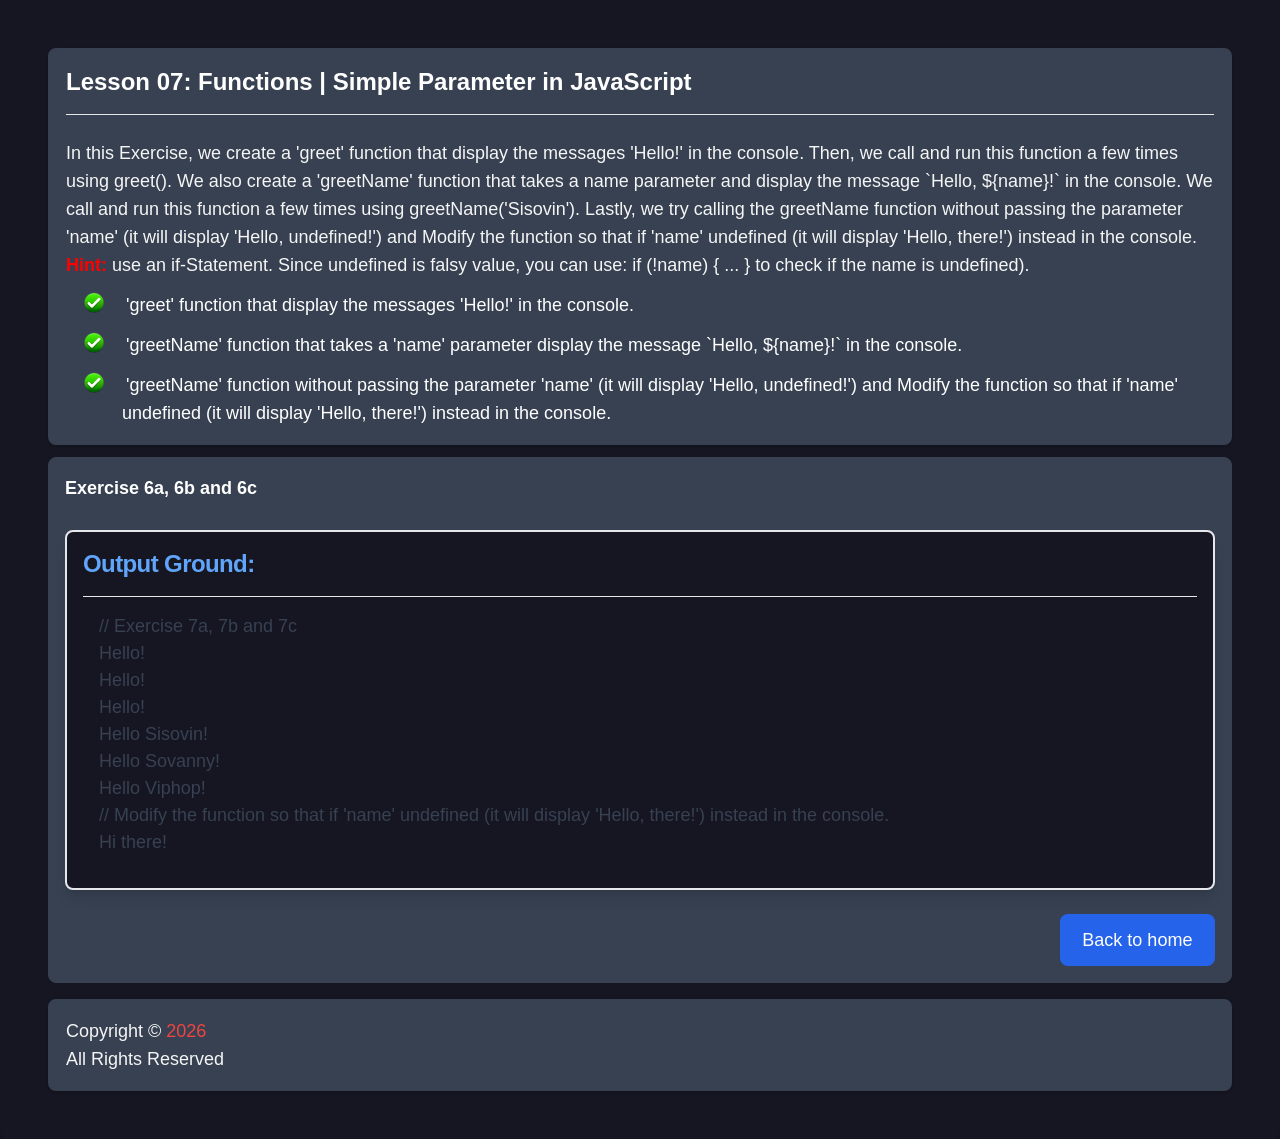
<file: src/7abc.html>
<!doctype html>
<html lang="en" class="scroll-smooth">

<head>
  <meta charset="UTF-8" />
  <meta name="viewport" content="width=device-width, initial-scale=1.0" />
  <title>Lesson 7 Exercises - Functions | Simple Parameter</title>
  <link rel="stylesheet" href="/src/style.css" />
</head>

<body
  class="bg-primary max-h-full justify-center items-center h-full sm:h-full md:h-full sm:p-4 md:p-4 p-4 m-auto rounded-lg shadow-lg text-white font-pregular text-lg sm:overflow-scroll md:overflow-scroll overflow-scroll">
  <div id="app" class="flex flex-col">
    <header>
      <div
        class="h-full max-h-full p-4 rounded-lg shadow border-2 border-gray-700 dark:border-gray-800 bg-gray-700 dark:bg-gray-800">
        <h2 class="text-2xl font-bold">Lesson 07: Functions | Simple Parameter in JavaScript</h2>
        <hr class="my-4" />
        <div class="mt-6">
          <p>
            In this Exercise, we create a 'greet' function that display the messages 'Hello!' in the console. Then, we
            call and run this function a few times using greet(). We also create a 'greetName' function that takes a
            name parameter and display the message `Hello, ${name}!` in the console. We call and run this function a few
            times using greetName('Sisovin'). Lastly, we try calling the greetName function without passing the
            parameter 'name' (it will display 'Hello, undefined!') and Modify the function so that if 'name' undefined
            (it will display 'Hello, there!') instead in the console.
            <strong class="text-danger">Hint:</strong> use an if-Statement. Since undefined is falsy value, you can use:
            if (!name) { ... } to check if the name is undefined).
          </p>
          <p>
          <ul class="list-outside list-none space-y-3 indent-1 ml-4">
            <li class="checkmark-list-item mt-3 mr-4">'greet' function that display the messages 'Hello!' in the
              console.</li>
            <li class="checkmark-list-item mt-3 mr-4">'greetName' function that takes a 'name' parameter display the
              message `Hello, ${name}!` in the console. </li>
            <li class="checkmark-list-item mt-3 mr-4">'greetName' function without passing the parameter 'name' (it will
              display 'Hello, undefined!') and Modify the function so that if 'name' undefined (it will display 'Hello,
              there!') instead in the console.</li>
          </ul>
          </p>
        </div>
      </div>
    </header>
    <main>
      <section>
        <div class="bg-gray-700 dark:bg-gray-800 rounded-lg border border-gray-700 mt-3 p-4">
          <h2 class="font-bold">Exercise 6a, 6b and 6c</h2>
          <div class="mt-6 flex flex-row justify-center items-center gap-3 w-full">
            <section
              class="bg-primary w-full h-full p-4 m-auto rounded-lg shadow-lg border-2 border-gray-200 text-white font-pregular text-lg mt-1 mb-6 dark:border-gray-700 dark:bg-gray-800">
              <h2 class="text-2xl font-bold tracking-tight text-blue-400">
                Output Ground:
              </h2>
              <hr class="mt-4 line-clamp-1" />
              <div id="log"
                class="flex flex-col justify-between p-4 leading-normal object-cover w-full m-auto font-normal text-gray-700 dark:text-gray-400">
              </div>
            </section>
          </div>
          <div class="flex flex-row justify-end items-end">
            <button class="back-to-home-button text-white bg-blue-600" title="Back to home"
              onclick="window.location.href = `${window.location.origin}/index.html`">
              Back to home
            </button>
          </div>
      </section>
    </main>
    <footer>
      <div
        class="p-4 flex flex-col items-start justify-start mt-4 rounded-lg shadow border-2 border-gray-700 dark:border-gray-800 bg-gray-700 dark:bg-gray-800">
        <p class="font-bold hidden">Footer</p>
        <p class="text-right">
          Copyright &copy; <span class="text-red-500" id="year"></span>
        </p>
        <p class="text-right">All Rights Reserved</p>
      </div>
    </footer>
  </div>
  <script>
    // Capture the original console.log function
    const originalLog = console.log;
    // Override the console.log function
    console.log = (...messages) => {
      // Call the original console.log function to keep the log in the console
      originalLog.apply(console, messages);
      // Convert messages to a string and append them to the div
      const logDiv = document.getElementById('log');
      if (logDiv) {
        messages.forEach((message) => {
          const messageElement = document.createElement('div');
          messageElement.textContent = message.toString();
          logDiv.appendChild(messageElement);
        });
      }
    };
    /* /////////////////////////////////////////////// */
    // Footer year
    const year = document.getElementById('year');
    const currentYear = new Date().getFullYear();
    // year.setAttribute('daretime', currentYear.toString());
    year.setAttribute('datetime', currentYear.toString());
    year.textContent = currentYear.toString();
    /* /////////////////////////////////////////////////// */

    console.log('// Exercise 7a, 7b and 7c');
    // Exercise 7a
    function greet() {
      console.log('Hello!');
    }
    greet();
    greet();
    greet();
    // Exercise 7b
    function greetName(name) {
      console.log(`Hello ${name}!`);
    }
    greetName('Sisovin');
    greetName('Sovanny');
    greetName('Viphop');

    // Exercise 7c
    console.log("// Modify the function so that if 'name' undefined (it will display 'Hello, there!') instead in the console.");
    function greetName(name) {
      if (!name) {
        console.log('Hi there!');
      } else {
        console.log(`Hello ${name}!`);
      }
    }
    greetName();
  </script>
</body>

</html>
</file>
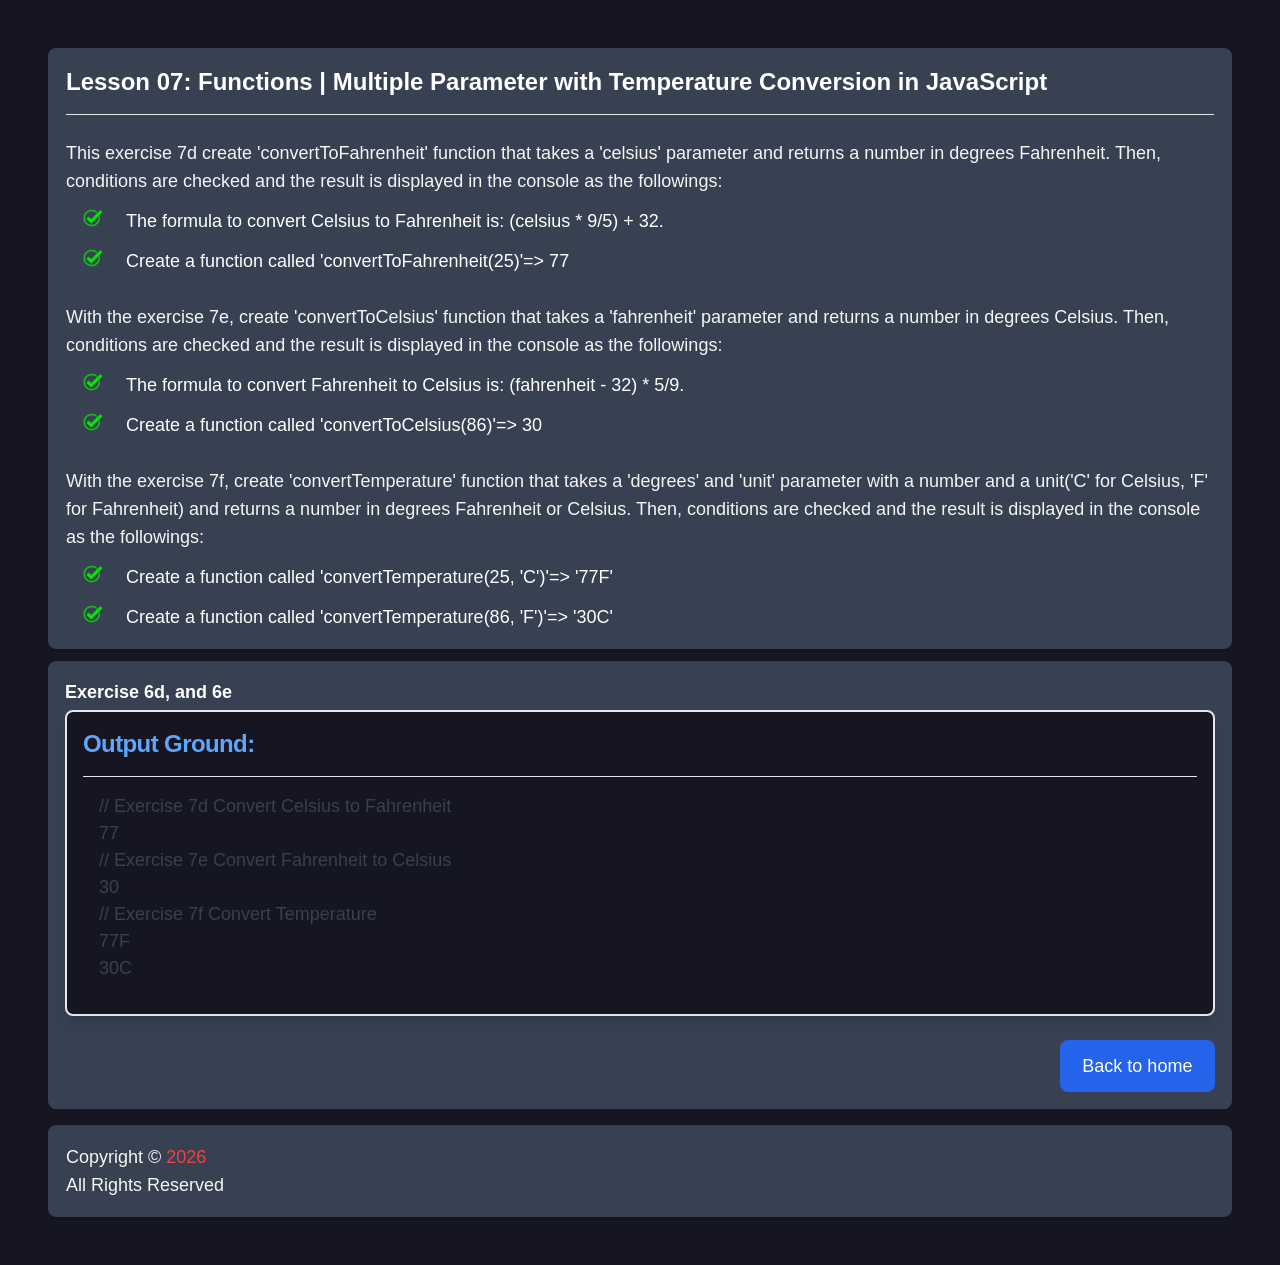
<file: src/7def.html>
<!doctype html>
<html lang="en" class="scroll-smooth">

<head>
  <meta charset="UTF-8" />
  <meta name="viewport" content="width=device-width, initial-scale=1.0" />
  <title>Exercise 7def | Convert Temperature</title>
  <link rel="stylesheet" href="/src/style.css" />
</head>

<body
  class="bg-primary max-h-full justify-center items-center h-full sm:h-full md:h-full sm:p-4 md:p-4 p-4 m-auto rounded-lg shadow-lg text-white font-pregular text-lg sm:overflow-scroll md:overflow-scroll overflow-scroll">
  <div id="app" class="flex flex-col">
    <header>
      <div
        class="h-full max-h-full p-4 rounded-lg shadow border-2 border-gray-700 dark:border-gray-800 bg-gray-700 dark:bg-gray-800">
        <h2 class="text-2xl font-bold">
          Lesson 07: Functions | Multiple Parameter with Temperature Conversion in JavaScript
        </h2>
        <hr class="my-4" />
        <div class="mt-6">
          <p>
            This exercise 7d create 'convertToFahrenheit' function that takes a 'celsius' parameter and returns a number
            in degrees Fahrenheit. Then, conditions are checked and the result is displayed in the console as the
            followings:
          </p>
          <p>
          <ul class="list-outside list-none space-y-3 indent-1 ml-4">
            <li class="lightgreen-list-item mt-3 mr-4">The formula to convert Celsius to Fahrenheit is: (celsius * 9/5)
              + 32.</li>
            <li class="lightgreen-list-item mt-3 mr-4">Create a function called 'convertToFahrenheit(25)'=> 77</li>
            </li>
          </ul>
          </p>
          <br />
          <div>
            <p>
              With the exercise 7e, create 'convertToCelsius' function that takes a 'fahrenheit' parameter and returns
              a number in degrees Celsius. Then, conditions are checked and the result is displayed in the console as
              the followings:
            </p>
            <p>
            <ul class="list-outside list-none space-y-3 indent-1 ml-4">
              <li class="lightgreen-list-item mt-3 mr-4">The formula to convert Fahrenheit to Celsius is: (fahrenheit -
                32) * 5/9.</li>
              </li>
              <li class="lightgreen-list-item mt-3 mr-4">
                Create a function called 'convertToCelsius(86)'=> 30
              </li>
            </ul>
            </p>
          </div>
          <br />
          <div>
            <p>
              With the exercise 7f, create 'convertTemperature' function that takes a 'degrees' and 'unit' parameter
              with a number and a unit('C' for Celsius, 'F' for Fahrenheit) and returns a number in degrees Fahrenheit
              or Celsius. Then, conditions are checked and the result is displayed in the console as the followings:
            </p>
            <p>
            <ul class="list-outside list-none space-y-3 indent-1 ml-4">
              <li class="lightgreen-list-item mt-3 mr-4">Create a function called 'convertTemperature(25, 'C')'=> '77F'
              </li>
              </li>
              <li class="lightgreen-list-item mt-3 mr-4">
                Create a function called 'convertTemperature(86, 'F')'=> '30C'
              </li>
            </ul>
            </p>
          </div>
        </div>
    </header>
    <main>
      <section>
        <div class="bg-gray-700 dark:bg-gray-800 rounded-lg border border-gray-700 mt-3 p-4">
          <h2 class="font-bold">Exercise 6d, and 6e</h2>
          <div class="flex justify-center items-center">
            <section
              class="bg-primary w-full h-full p-4 m-auto rounded-lg shadow-lg border-2 border-gray-200 text-white font-pregular text-lg mt-1 mb-6 dark:border-gray-700 dark:bg-gray-800">
              <h2 class="text-2xl font-bold tracking-tight text-blue-400">
                Output Ground:
              </h2>
              <hr class="mt-4 line-clamp-1" />
              <div id="log"
                class="flex flex-col justify-between p-4 leading-normal object-cover w-full m-auto font-normal text-gray-700 dark:text-gray-400">
              </div>
            </section>
          </div>
          <div class="flex justify-end items-end">
            <button class="back-to-home-button text-white bg-blue-600" title="Back to home"
              onclick="window.location.href = `${window.location.origin}/index.html`">
              Back to home
            </button>
          </div>
        </div>
      </section>
    </main>
    <footer>
      <div
        class="p-4 flex flex-col items-start justify-start mt-4 rounded-lg shadow border-2 border-gray-700 dark:border-gray-800 bg-gray-700 dark:bg-gray-800">
        <p class="font-bold hidden">Footer</p>
        <p class="text-right">
          Copyright &copy; <span class="text-red-500" id="year"></span>
        </p>
        <p class="text-right">All Rights Reserved</p>
      </div>
    </footer>
  </div>
  <script>
    // Capture the original console.log function
    const originalLog = console.log;
    // Override the console.log function
    console.log = (...messages) => {
      // Call the original console.log function to keep the log in the console
      originalLog.apply(console, messages);
      // Convert messages to a string and append them to the div
      const logDiv = document.getElementById('log');
      if (logDiv) {
        messages.forEach((message) => {
          const messageElement = document.createElement('div');
          messageElement.textContent = message.toString();
          logDiv.appendChild(messageElement);
        });
      }
    };
    /* /////////////////////////////////////////////// */
    // Footer year
    const year = document.getElementById('year');
    const currentYear = new Date().getFullYear();
    // year.setAttribute('daretime', currentYear.toString());
    year.setAttribute('datetime', currentYear.toString());
    year.textContent = currentYear.toString();
    /* /////////////////////////////////////////////////// */


    console.log("// Exercise 7d Convert Celsius to Fahrenheit");
    function convertToFahrenheit(celsius) {
      return celsius * 9 / 5 + 32;
    }
    console.log(convertToFahrenheit(25)); // Output: 77

    console.log("// Exercise 7e Convert Fahrenheit to Celsius");
    function convertToCelsius(fahrenheit) {
      return (fahrenheit - 32) * 5 / 9;
    }
    console.log(convertToCelsius(86)); // Output: 30

    console.log("// Exercise 7f Convert Temperature");
    function convertTemperature(degrees, unit) {
      if (unit === 'C') {
        return convertToFahrenheit(degrees) + 'F';
      } else if (unit === 'F') {
        return convertToCelsius(degrees) + 'C';
      } else {
        return 'Invalid unit';
      }
    }
    console.log(convertTemperature(25, 'C')); // Output: 77F
    console.log(convertTemperature(86, 'F')); // Output: 30C
  </script>
</body>

</html>
</file>
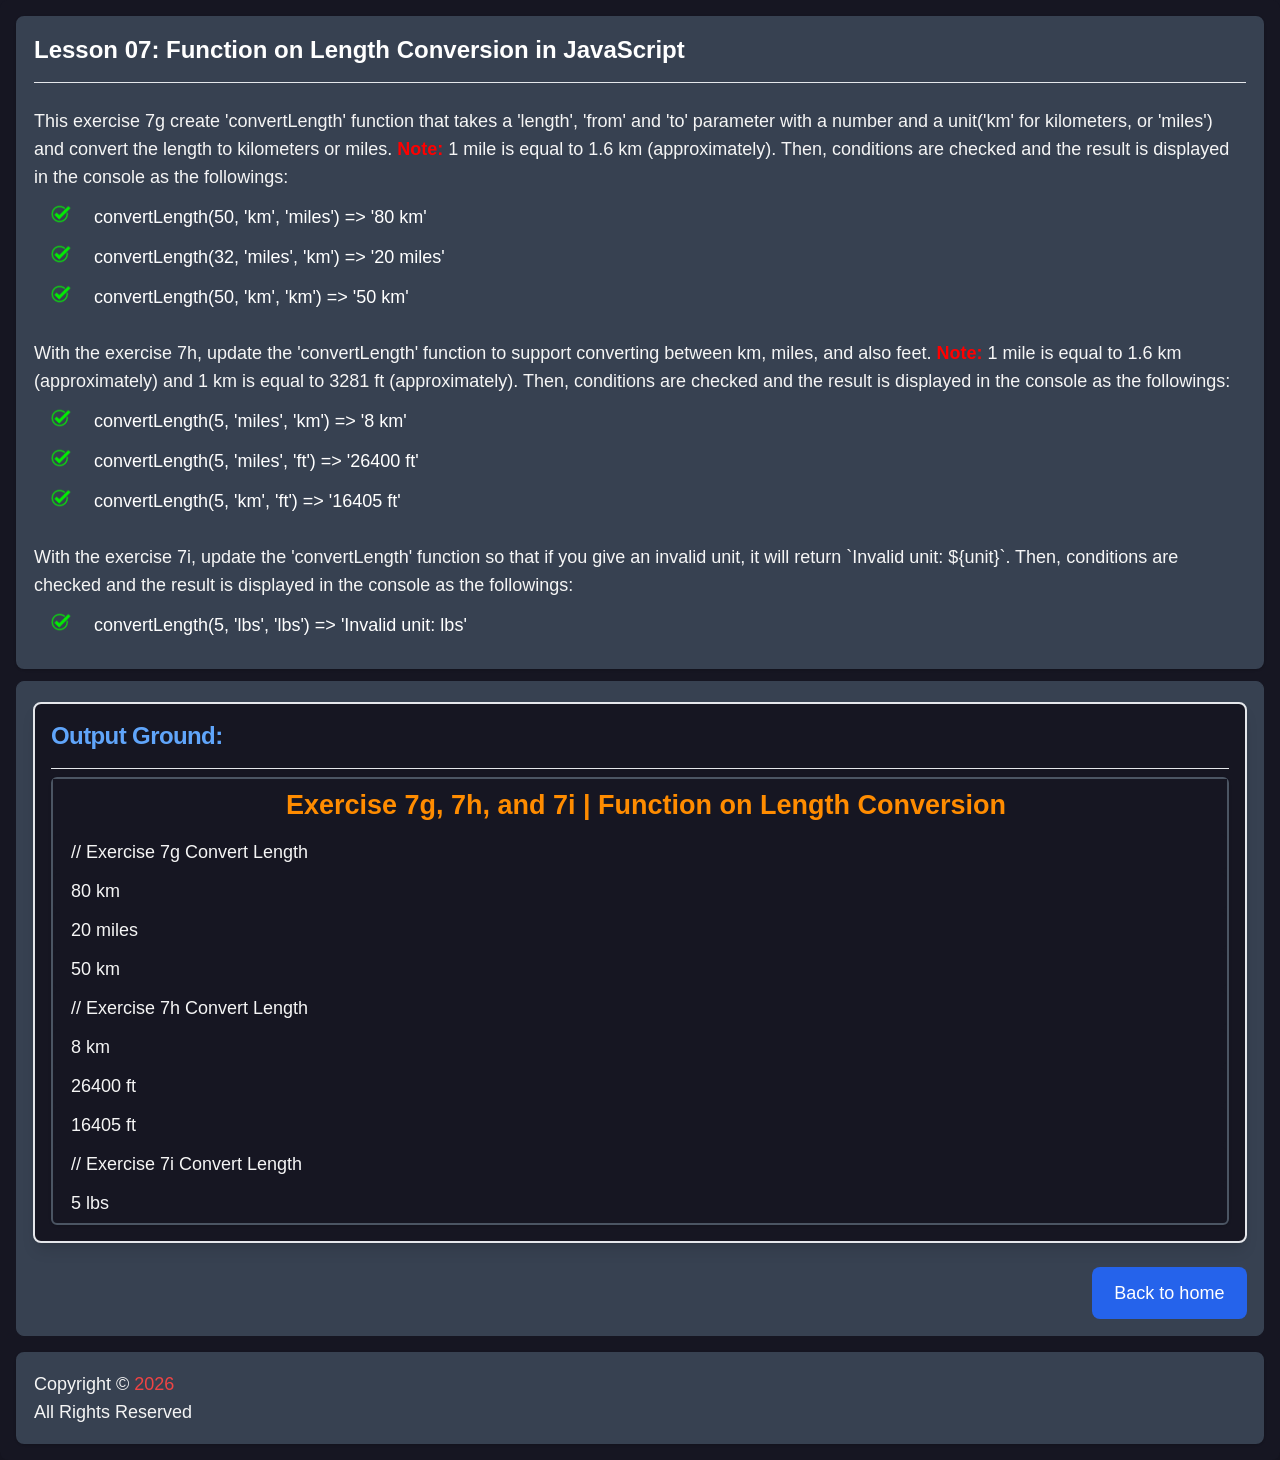
<file: src/7ghi.html>
<!doctype html>
<html lang="en" class="scroll-smooth">

<head>
  <meta charset="UTF-8" />
  <meta name="viewport" content="width=device-width, initial-scale=1.0" />
  <title>Exercise 7ghi | Function on Length Conversion</title>
  <link rel="stylesheet" href="/src/style.css" />
</head>

<body
  class="bg-primary max-h-full justify-center items-center h-full sm:h-full md:h-full sm:p-4 md:p-4 p-4 m-auto rounded-lg shadow-lg text-white font-pregular text-lg sm:overflow-scroll md:overflow-scroll overflow-scroll">
  <div id="#app" class="flex flex-col">
    <header>
      <div
        class="h-full max-h-full p-4 rounded-lg shadow border-2 border-gray-700 dark:border-gray-800 bg-gray-700 dark:bg-gray-800">
        <h2 class="text-2xl font-bold">
          Lesson 07: Function on Length Conversion in JavaScript
        </h2>
        <hr class="my-4" />
        <div class="mt-6">
          <p>
            This exercise 7g create 'convertLength' function that takes a 'length', 'from' and 'to' parameter with a
            number and a unit('km' for kilometers, or 'miles') and convert the length to kilometers or miles. <strong
              class=" text-danger">Note:</strong> 1 mile is equal to 1.6 km (approximately). Then, conditions are
            checked and the result is displayed in the console as the followings:
          </p>
          <p>
          <ul class="list-outside list-none space-y-3 indent-1 ml-4">
            <li class="lightgreen-list-item mt-3 mr-4">convertLength(50, 'km', 'miles') => '80 km'</li>
            <li class="lightgreen-list-item mt-3 mr-4">convertLength(32, 'miles', 'km') => '20 miles'</li>
            <li class="lightgreen-list-item mt-3 mr-4">convertLength(50, 'km', 'km') => '50 km'</li>
          </ul>
          </p>
        </div>
        <br />
        <div>
          <p>
            With the exercise 7h, update the 'convertLength' function to support converting between km, miles, and also
            feet. <strong class=" text-danger">Note:</strong> 1 mile is equal to 1.6 km (approximately) and 1 km is
            equal to 3281 ft (approximately). Then, conditions are checked and the result is displayed in the console as
            the followings:
          </p>
          <p>
          <ul class="list-outside list-none space-y-3 indent-1 ml-4">
            <li class="lightgreen-list-item mt-3 mr-4">convertLength(5, 'miles', 'km') => '8 km'</li>
            <li class="lightgreen-list-item mt-3 mr-4">convertLength(5, 'miles', 'ft') => '26400 ft'</li>
            <li class="lightgreen-list-item mt-3 mr-4">convertLength(5, 'km', 'ft') => '16405 ft'</li>
          </ul>
          </p>
        </div>
        <br />
        <div>
          <p>
            With the exercise 7i, update the 'convertLength' function so that if you give an invalid unit, it will
            return `Invalid unit: ${unit}`. Then, conditions are checked and the result is displayed in the console as
            the followings:
          </p>
          <p>
          <ul class="list-outside list-none space-y-3 indent-1 ml-4">
            <li class="lightgreen-list-item mt-3 mr-4">convertLength(5, 'lbs', 'lbs') => 'Invalid unit: lbs'</li>
        </div>
    </header>
    <main>
      <section>
        <div class="bg-gray-700 dark:bg-gray-800 rounded-lg border border-gray-700 mt-3 p-4">
          <h2 class="font-bold hidden">Exercise </h2>
          <div class="flex justify-center items-center">
            <section
              class="bg-primary w-full h-full p-4 m-auto rounded-lg shadow-lg border-2 border-gray-200 text-white font-pregular text-lg mt-1 mb-6 dark:border-gray-700 dark:bg-gray-800">
              <h2 class="text-2xl font-bold tracking-tight text-blue-400">
                Output Ground:
              </h2>
              <hr class="mt-4 line-clamp-1" />
              <div id="log" class="flex flex-col justify-between border-2 border-gray-600 mt-2 rounded-lg sm:rounded-sm md:rounded-md shadow indent-3 leading-normal object-cover w-full m-auto font-normal
                text-gray-700 dark:text-gray-400">
                <h3 id="title">
                </h3>
              </div>
            </section>
          </div>
          <div class="flex justify-end items-end">
            <button class="back-to-home-button text-white bg-blue-600" title="Back to home"
              onclick="window.location.href = `${window.location.origin}/index.html`">
              Back to home
            </button>
          </div>
        </div>
      </section>
    </main>
    <footer>
      <div
        class="p-4 flex flex-col items-start justify-start mt-4 rounded-lg shadow border-2 border-gray-700 dark:border-gray-800 bg-gray-700 dark:bg-gray-800">
        <p class="font-bold hidden">Footer</p>
        <p class="text-right">
          Copyright &copy; <span class="text-red-500" id="year"></span>
        </p>
        <p class="text-right">All Rights Reserved</p>
      </div>
    </footer>
  </div>
  <script>
    // Capture the original console.log function
    const originalLog = console.log;

    // Display Title for the log messages in the console and style them
    const title = 'Exercise 7g, 7h, and 7i | Function on Length Conversion';
    const titleElement = document.createElement('h1');
    titleElement.style = 'background-color: #161622; font-size: 1.5em; font-weight: bold; color: darkorange; text-align: center; padding: 5px; height: 2em; justify-content: center; align-items: center; display: flex;';
    document.getElementById('title').appendChild(titleElement);
    titleElement.textContent = title;
    // Override the console.log function
    console.log = (...messages) => {
      // Call the original console.log function to keep the log in the console
      originalLog.apply(console, messages);

      // Convert messages to a string and append them to the div
      const logDiv = document.getElementById('log');
      if (logDiv) {
        messages.forEach((message) => {
          const messageElement = document.createElement('div');
          // Style the log messages
          const style = 'background-color: #161622; color: whitesmoke; font-weight: normal; font-style: normal; font-size: 1em; text-align: left; padding: 5px; margin: 1px; border-radius: 5px;';
          messageElement.style = style;
          messageElement.textContent = message.toString();
          logDiv.appendChild(messageElement);
        });
      }
    };
    /* /////////////////////////////////////////////// */
    // Footer year
    const year = document.getElementById('year');
    const currentYear = new Date().getFullYear();
    // year.setAttribute('daretime', currentYear.toString());
    year.setAttribute('datetime', currentYear.toString());
    year.textContent = currentYear.toString();
    /* /////////////////////////////////////////////////// */


    console.log("// Exercise 7g Convert Length");
    function convertLength(length, from, to) {
      if (from === 'km' && to === 'miles') {
        return `${length / 1.6} miles`;
      } else if (from === 'miles' && to === 'km') {
        return `${length * 1.6} km`;

        // You can also do if (from === 'km' && to === 'km) { ... }
        // if (from === to) is a trick you can use to save some code.
      } else if (from === to) {
        return `${length} ${to}`;
      }
    }

    console.log(convertLength(50, 'miles', 'km')); // Output: 80 km
    console.log(convertLength(32, 'km', 'miles')); // Output: 20 miles
    console.log(convertLength(50, 'km', 'km')); // Output: 50 km

    console.log("// Exercise 7h Convert Length");
    function convertLength1(length, from, to) {
      if (from === 'km' && to === 'miles') {
        return `${length / 1.6} ${to}`;

      } else if (from === 'km' && to === 'ft') {
        return `${length * 3281} ${to}`;

      } else if (from === 'miles' && to === 'km') {
        return `${length * 1.6} ${to}`;

      } else if (from === 'miles' && to === 'ft') {
        return `${length * 5280} ${to}`;

      } else if (from === 'ft' && to === 'km') {
        return `${length / 3281} ${to}`;

      } else if (from === 'ft' && to === 'miles') {
        return `${length / 5280} ${to}`;

        // You can also do if (from === 'km' && to === 'km) { ... }
        // if (from === to) is a trick you can use to save some code.
      } else if (from === to) {
        return `${length} ${to}`;
      }
    }

    console.log(convertLength1(5, 'miles', 'km')); // Output: 8 km
    console.log(convertLength1(5, 'miles', 'ft')); // Output: 26400 ft
    console.log(convertLength1(5, 'km', 'ft')); // Output: 16405 ft

    console.log("// Exercise 7i Convert Length");
    function convertLength2(length, from, to) {
      // I like to put invalid checks at the top since it's a bit
      // easier to see. Also, if something is invalid, we can skip
      // the rest of the function.
      if (from !== 'km' && from !== 'miles' && from !== 'ft') {
        return `Invalid unit: ${from}`;
      } else if (to !== 'km' && to !== 'miles' && to !== 'ft') {
        return `Invalid unit: ${to}`;
      }

      if (from === 'km' && to === 'miles') {
        return `${length / 1.6} ${to}`;

      } else if (from === 'km' && to === 'ft') {
        return `${length * 3281} ${to}`;

      } else if (from === 'miles' && to === 'km') {
        return `${length * 1.6} ${to}`;

      } else if (from === 'miles' && to === 'ft') {
        return `${length * 5280} ${to}`;

      } else if (from === 'ft' && to === 'km') {
        return `${length / 3281} ${to}`;

      } else if (from === 'ft' && to === 'miles') {
        return `${length / 5280} ${to}`;

        // You can also do if (from === 'km' && to === 'km) { ... }
        // if (from === to) is a trick you can use to save some code.
      } else if (from === to) {
        return `${length} ${to}`;
      }
    }

    console.log(convertLength(5, 'lbs', 'lbs')); // Output: Invalid unit: lbs

  </script>
</body>

</html>
</file>
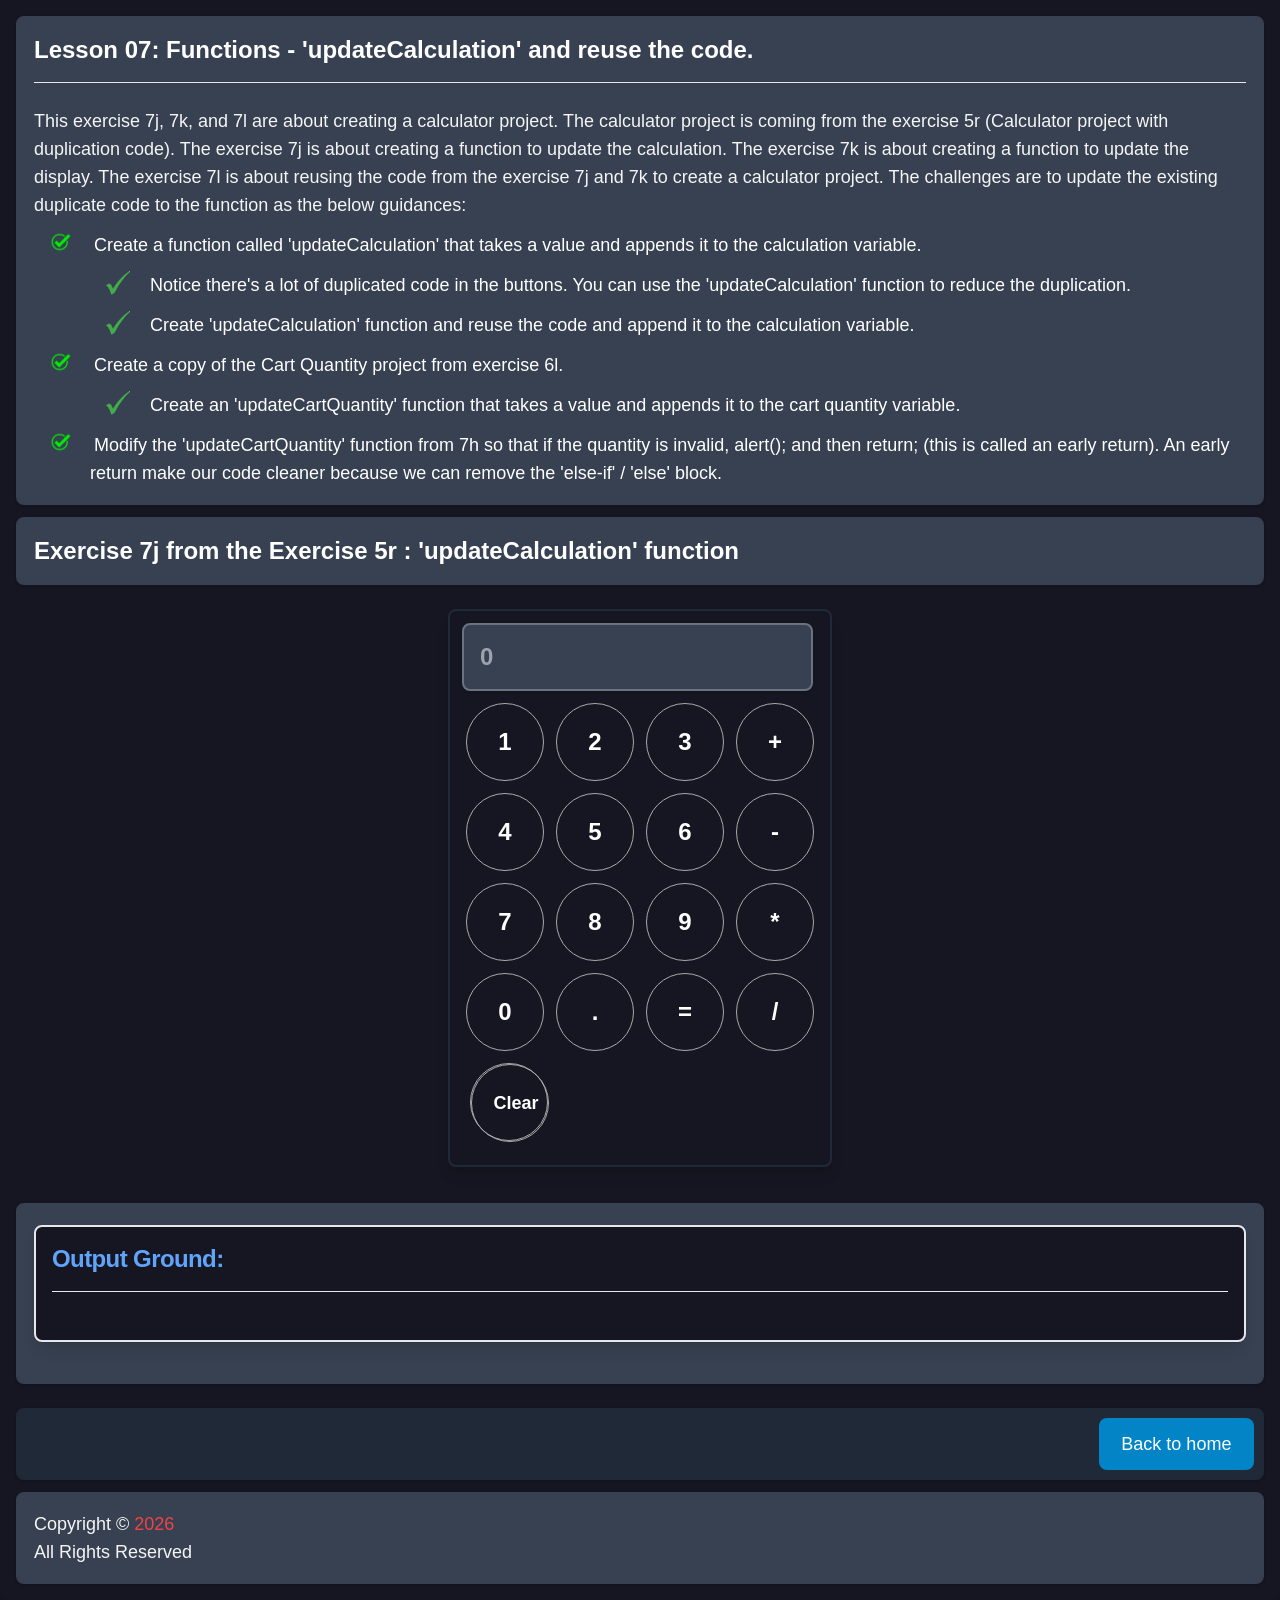
<file: src/calculator.html>
<!DOCTYPE html>
<html lang="en" class="scroll-smooth">

<head>
  <meta charset="UTF-8">
  <meta name="viewport" content="width=device-width, initial-scale=1.0">
  <title>Exercise 7jkl | Calculator</title>
  <link rel="stylesheet" href="/src/style.css" />
</head>

<body
  class="bg-primary max-h-full justify-center items-center h-full sm:h-full md:h-full sm:p-4 md:p-4 p-4 m-auto rounded-lg shadow-lg text-white font-pregular text-lg sm:overflow-scroll md:overflow-scroll overflow-scroll">
  <header>
    <div
      class="h-full max-h-full p-4 rounded-lg shadow border-2 border-gray-700 dark:border-gray-800 bg-gray-700 dark:bg-gray-800">
      <h2 class="text-2xl font-bold">
        Lesson 07: Functions - 'updateCalculation' and reuse the code.
      </h2>
      <hr class="my-4" />
      <div class="mt-6">
        <p>
          This exercise 7j, 7k, and 7l are about creating a calculator project. The calculator project is coming from
          the exercise 5r (Calculator project with duplication code). The exercise 7j is about creating a function to
          update the calculation. The exercise 7k is about creating a function to update the display. The exercise 7l is
          about reusing the code from the exercise 7j and 7k to create a calculator project. The challenges are to
          update the existing duplicate code to the function as the below guidances:
        </p>
        <p>
        <ul class="list-outside list-none space-y-3 indent-1 ml-4">
          <li class="lightgreen-list-item mt-3 mr-4">Create a function called 'updateCalculation' that takes a value
            and appends it to the calculation variable.
            <ul class="list-outside list-none space-y-3 indent-1 ml-4">
              <li class="tickgreen-list-item mt-3 mr-4">Notice there's a lot of duplicated code in the buttons. You
                can use the 'updateCalculation' function to reduce the duplication.</li>
              <li class="tickgreen-list-item mt-3 mr-4">Create 'updateCalculation' function and reuse the code and
                append
                it to the calculation variable.</li>
            </ul>
          </li>
          <li class="lightgreen-list-item mt-3 mr-4">Create a copy of the Cart Quantity project from exercise 6l.
            <ul class="list-outside list-none space-y-3 indent-1 ml-4">
              <li class="tickgreen-list-item mt-3 mr-4">Create an 'updateCartQuantity' function that takes a value and
                appends it to the cart quantity variable.</li>
            </ul>
          </li>
          <li class="lightgreen-list-item mt-3 mr-4">Modify the 'updateCartQuantity' function from 7h so that if the
            quantity is invalid, alert(); and then return; (this is called an early return). An early return make our
            code cleaner because we can remove the 'else-if' / 'else' block.</li>
          </li>
        </ul>
        </p>
      </div>
    </div>
  </header>
  <main>
    <section>
      <div
        class="h-full max-h-full mt-3 p-4 rounded-lg shadow border-2 border-gray-700 dark:border-gray-800 bg-gray-700 dark:bg-gray-800">
        <h2 class="text-2xl font-bold">Exercise 7j from the Exercise 5r : 'updateCalculation' function</h2>
      </div>
      <div class="flex justify-center items-center">
        <div class="flex flex-col mt-6 mb-6 border-2 border-gray-800 w-96 rounded-lg shadow-lg content-center">
          <div class=" from-100%">
            <label class="hidden" for="display">Display:</label>
            <input type="text" id="display" name="display" value="" placeholder="0"
              class="w-auto ml-3 p-4 mt-3 text-2xl font-bold rounded-lg text-white shadow border-2 border-gray-500 dark:border-gray-600 bg-gray-700 dark:bg-gray-800" />
          </div>
          <div class="flex flex-row mt-3 gap-3 items-center justify-center content-center">
            <button class="border-2 border-gray-700 dark:bg-gray-800 text-2xl font-bold round-calc-button" title="One"
              onclick="
                      updateCalculation('1');
                  ">1</button>
            <button class="border-2 border-gray-700 dark:bg-gray-800 text-2xl font-bold round-calc-button" title="Two"
              onclick="
                      updateCalculation('2');
                  ">2</button>
            <button class="border-2 border-gray-700 dark:bg-gray-800 text-2xl font-bold round-calc-button" title="Three"
              onclick="
                      updateCalculation('3');
                  ">3</button>
            <button class="border-2 border-gray-700 dark:bg-orange-600 text-2xl font-bold round-calc-button" title="Add"
              onclick="
                      updateCalculation('+');
                  ">+</button>
          </div>
          <div class="flex flex-row mt-3 gap-3 items-center justify-center content-center">
            <button class="border-2 border-gray-700 dark:bg-gray-800 text-2xl font-bold round-calc-button" title="Four"
              onclick="
                      updateCalculation('4');
                  ">4</button>
            <button class="border-2 border-gray-700 dark:bg-gray-800 text-2xl font-bold round-calc-button" title="Five"
              onclick="
                      updateCalculation('5');
                  ">5</button>
            <button class="border-2 border-gray-700 dark:bg-gray-800 text-2xl font-bold round-calc-button" title="Six"
              onclick="
                      updateCalculation('6');
                  ">6</button>
            <button class="border-2 border-gray-700 dark:bg-orange-600 text-2xl font-bold round-calc-button"
              title="Subtract" onclick="
                      updateCalculation('-');
                  ">-</button>
          </div>
          <div class="flex flex-row mt-3 gap-3 items-center justify-center content-center">
            <button class="border-2 border-gray-700 dark:bg-gray-800 text-2xl font-bold round-calc-button" title="Seven"
              onclick="
                      updateCalculation('7');
                  ">7</button>
            <button class="border-2 border-gray-700 dark:bg-gray-800 text-2xl font-bold round-calc-button" title="Eight"
              onclick="
                      updateCalculation('8');
                  ">8</button>
            <button class="border-2 border-gray-700 dark:bg-gray-800 text-2xl font-bold round-calc-button" title="Nine"
              onclick="
                      updateCalculation('9');
                  ">9</button>
            <button class="border-2 border-gray-700 dark:bg-orange-600 text-2xl font-bold round-calc-button"
              title="Multiply" onclick="
                      updateCalculation('*');
                  ">*</button>
          </div>
          <div class="flex flex-row mt-3 gap-3 items-center justify-center content-center">
            <button class="border-2 border-gray-700 dark:bg-gray-800 text-2xl font-bold round-calc-button" title="Zero"
              onclick="
                      updateCalculation('0');
                  ">0</button>
            <button class="border-2 border-gray-700 dark:bg-gray-800 text-2xl font-bold round-calc-button"
              title="Decimal" onclick="
                      updateCalculation('.');
                  ">.</button>
            <button class="border-2 border-gray-700 dark:bg-orange-600 text-2xl font-bold round-calc-button"
              title="Calculate" onclick="
                      // Note: eval() takes a string and runs it as code.
                      // Avoid using eval() in real world projects since
                      // it can potentially be given harmful code to run.
                      // Only use eval() for learning purposes.              
                      calculation = eval(calculation);
                      display.value = calculation;
                      console.log(calculation);
                    ">=</button>
            <button class="border-2 border-gray-700 dark:bg-orange-600 text-2xl font-bold round-calc-button"
              title="Divide" onclick="
                      updateCalculation('/');
                  ">/</button>
          </div>
          <div class="ml-5 mt-3 gap-3 mb-6 border-2 border-gray-700 dark:bg-gray-800 round-calc-button">
            <button
              class="border-2 border-gray-700 dark:bg-gray-800 font-bold round-calc-button text-center content-center"
              title="Clear" onclick="
                    calculation = '';
                    display.value = calculation; 
                    console.log(calculation);
                  ">Clear</button>
          </div>
        </div>
      </div>
      <section>
        <div
          class="h-full max-h-full mt-3 p-4 rounded-lg shadow border-2 border-gray-700 dark:border-gray-800 bg-gray-700 dark:bg-gray-800">
          <div class="flex justify-center items-center">
            <section
              class="bg-primary w-full h-full p-4 m-auto rounded-lg shadow-lg border-2 border-gray-200 text-white font-pregular text-lg mt-1 mb-6 dark:border-gray-700 dark:bg-gray-800">
              <h2 class="text-2xl font-bold tracking-tight text-blue-400">
                Output Ground:
              </h2>
              <hr class="mt-4 line-clamp-1" />
              <div id="log"
                class="flex flex-col justify-between p-4 leading-normal object-cover w-full m-auto font-normal text-gray-700 dark:text-gray-400">
              </div>
            </section>
          </div>
        </div>
      </section>
      <div class="mt-6 flex flex-row justify-end items-end border-2 border-gray-800 shadow bg-gray-800 rounded-lg">
        <button class="back-to-home-button text-white font-pblack bg-sky-600 mt-2 mb-2 mr-2" title="Back to home"
          onclick="window.location.href = `${window.location.origin}/index.html`">
          Back to home
        </button>
      </div>
    </section>
  </main>
  <footer>
    <div
      class="p-4 flex flex-col items-start justify-start mt-3 rounded-lg shadow border-2 border-gray-700 dark:border-gray-800 bg-gray-700 dark:bg-gray-800">
      <p class="font-bold hidden">Footer</p>
      <p class="text-right">
        Copyright &copy; <span class="text-red-500" id="year">2024</span>
      </p>
      <p class="text-right">All Rights Reserved</p>
    </div>
  </footer>
  <script>
    // JavaScript code goes here
    // Capture the original console.log function
    const originalLog = console.log;
    // Override the console.log function
    console.log = (...messages) => {
      // Call the original console.log function to keep the log in the console
      originalLog.apply(console, messages);
      // Convert messages to a string and append them to the div
      const logDiv = document.getElementById('log');
      if (logDiv) {
        messages.forEach((message) => {
          const messageElement = document.createElement('div');
          messageElement.textContent = message.toString();
          logDiv.appendChild(messageElement);
        });
      }
    };
    /* /////////////////////////////////////////////// */
    // Footer year
    const year = document.getElementById('year');
    const currentYear = new Date().getFullYear();
    // year.setAttribute('daretime', currentYear.toString());
    year.setAttribute('datetime', currentYear.toString());
    year.textContent = currentYear.toString();
    /* /////////////////////////////////////////////////// */

    let calculation = '';
    const display = document.getElementById('display');
    function updateCalculation(value) {
      calculation += value;
      display.value = calculation;
      console.log(calculation);
    }
  </script>
</body>

</html>
</file>
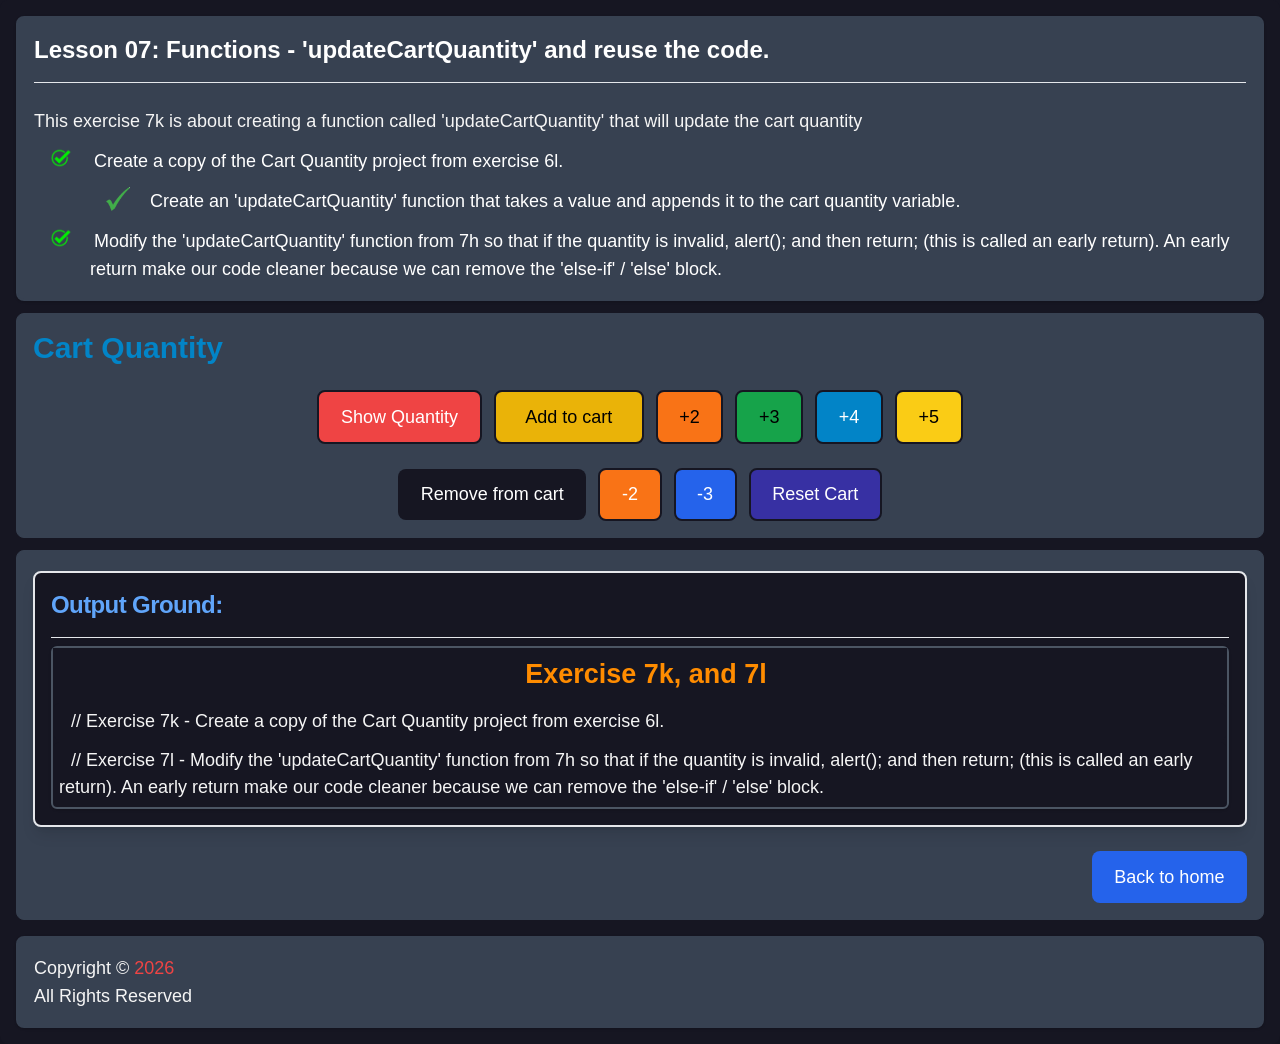
<file: src/cartquantity.html>
<!doctype html>
<html lang="en" class="scroll-smooth">

<head>
  <meta charset="UTF-8" />
  <meta name="viewport" content="width=device-width, initial-scale=1.0" />
  <title>Exercise 7k Functions | updateCartQuantity</title>
  <link rel="stylesheet" href="/src/style.css" />
</head>

<body
  class="bg-primary max-h-full justify-center items-center h-full sm:h-full md:h-full sm:p-4 md:p-4 p-4 m-auto rounded-lg shadow-lg text-white font-pregular text-lg sm:overflow-scroll md:overflow-scroll overflow-scroll">
  <div id="#app" class="flex flex-col">
    <header>
      <div
        class="h-full max-h-full p-4 rounded-lg shadow border-2 border-gray-700 dark:border-gray-800 bg-gray-700 dark:bg-gray-800">
        <h2 class="text-2xl font-bold">
          Lesson 07: Functions - 'updateCartQuantity' and reuse the code.
        </h2>
        <hr class="my-4" />
        <div class="mt-6">
          <p>
            This exercise 7k is about creating a function called 'updateCartQuantity' that will update the cart quantity
          </p>
          <p>
          <ul class="list-outside list-none space-y-3 indent-1 ml-4">
            <li class="lightgreen-list-item mt-3 mr-4">Create a copy of the Cart Quantity project from exercise 6l.
              <ul class="list-outside list-none space-y-3 indent-1 ml-4">
                <li class="tickgreen-list-item mt-3 mr-4">Create an 'updateCartQuantity' function that takes a value and
                  appends it to the cart quantity variable.</li>
              </ul>
            </li>
            <li class="lightgreen-list-item mt-3 mr-4">Modify the 'updateCartQuantity' function from 7h so that if the
              quantity is invalid, alert(); and then return; (this is called an early return). An early return make our
              code cleaner because we can remove the 'else-if' / 'else' block.</li>
            </li>
          </ul>
          </p>
        </div>
      </div>
    </header>
    <main>
      <section>
        <div class="bg-gray-700 dark:bg-gray-800 rounded-lg border border-gray-700 mt-3 p-4">
          <h2 class="font-bold text-3xl text-sky-600">Cart Quantity</h2>
          <div
            class="mt-6 lg:flex lg:flex-row justify-center items-center gap-3 sm:flex-col lg:space-y-0 md:flex-col space-y-3">
            <button class="show-qty-button text-white bg-red-500" title="Show Quantity" onclick="                      
              console.log(`Cart Quantity: ${cartQuantity}`);                      
            ">Show Quantity</button>
            <button class="add-to-cart-button text-black bg-yellow-500" title="Add to cart" onclick="
              updateCartQuantity(1);
            ">Add to cart</button>
            <button class="plus-two-button text-black bg-orange-500" title="Plus Two" onclick="
              updateCartQuantity(2);
            ">+2</button>
            <button class="plus-three-button text-black bg-green-600" title="Plus Three" onclick="
              updateCartQuantity(3);
            ">+3</button>
            <button class="plus-four-button text-white bg-sky-600" title="Plus Four" onclick="
              updateCartQuantity(4);            
            ">+4</button>
            <button class="plus-five-button text-black bg-yellow-400" title="Plus Five" onclick="
              updateCartQuantity(5);          
            ">+5</button>
          </div>
          <div
            class="mt-6 lg:flex lg:flex-row justify-center items-center gap-3 sm:flex-col lg:space-y-0 md:flex-col space-y-3">
            <button class="remove-from-cart-button text-white bg-primary" title="Remove from cart" onclick="
              updateCartQuantity(-1);
            ">Remove from cart</button>
            <button class="minus-two-button text-white bg-orange-500" title="Minus Two" onclick="
              updateCartQuantity(-2);
            ">-2</button>
            <button class="minus-three-button text-white bg-blue-600" title="Minus Three" onclick="
              updateCartQuantity(-3);
            ">-3</button>
            <!-- // End of Exercise 6l -->
            <button class="reset-button text-white bg-indigo-800" title="Reset Cart" onclick="
              cartQuantity = 0;
              console.log('Cart was reset.');
              console.log(`Cart Quantity: ${cartQuantity}`);                
            ">Reset Cart</button>
          </div>
        </div>
      </section>
      <section>
        <div class="bg-gray-700 dark:bg-gray-800 rounded-lg border border-gray-700 mt-3 p-4">
          <!--  <h2 class="font-bold">Exercise 7k, and 7l</h2> -->
          <div class="flex justify-center items-center">
            <section
              class="bg-primary w-full h-full p-4 m-auto rounded-lg shadow-lg border-2 border-gray-200 text-white font-pregular text-lg mt-1 mb-6 dark:border-gray-700 dark:bg-gray-800">
              <h2 class="text-2xl font-bold tracking-tight text-blue-400">
                Output Ground:
              </h2>
              <hr class="mt-4 line-clamp-1" />
              <div id="log" class="flex flex-col justify-between border-2 border-gray-600 mt-2 rounded-lg sm:rounded-sm md:rounded-md shadow indent-3 leading-normal object-cover w-full m-auto font-normal
                              text-gray-700 dark:text-gray-400">
                <h3 id="title">
                </h3>
              </div>
            </section>
          </div>
          <div class="flex justify-end items-end">
            <button class="back-to-home-button text-white bg-blue-600" title="Back to home"
              onclick="window.location.href = `${window.location.origin}/index.html`">
              Back to home
            </button>
          </div>
        </div>
      </section>
    </main>
    <footer>
      <div
        class="p-4 flex flex-col items-start justify-start mt-4 rounded-lg shadow border-2 border-gray-700 dark:border-gray-800 bg-gray-700 dark:bg-gray-800">
        <p class="font-bold hidden">Footer</p>
        <p class="text-right">
          Copyright &copy; <span class="text-red-500" id="year"></span>
        </p>
        <p class="text-right">All Rights Reserved</p>
      </div>
    </footer>
  </div>
  <script>
    // Capture the original console.log function
    const originalLog = console.log;

    // Display Title for the log messages in the console and style them
    const title = 'Exercise 7k, and 7l';
    const titleElement = document.createElement('h1');
    titleElement.style = 'background-color: #161622; font-size: 1.5em; font-weight: bold; color: darkorange; text-align: center; padding: 5px; height: 2em; justify-content: center; align-items: center; display: flex;';
    document.getElementById('title').appendChild(titleElement);
    titleElement.textContent = title;
    // Override the console.log function
    console.log = (...messages) => {
      // Call the original console.log function to keep the log in the console
      originalLog.apply(console, messages);

      // Convert messages to a string and append them to the div
      const logDiv = document.getElementById('log');
      if (logDiv) {
        messages.forEach((message) => {
          const messageElement = document.createElement('div');
          // Style the log messages
          const style = 'background-color: #161622; color: whitesmoke; font-weight: normal; font-style: normal; font-size: 1em; text-align: left; padding: 5px; margin: 1px; border-radius: 5px;';
          messageElement.style = style;
          messageElement.textContent = message.toString();
          logDiv.appendChild(messageElement);
        });
      }
    };
    /* /////////////////////////////////////////////// */
    // Footer year
    const year = document.getElementById('year');
    const currentYear = new Date().getFullYear();
    // year.setAttribute('daretime', currentYear.toString());
    year.setAttribute('datetime', currentYear.toString());
    year.textContent = currentYear.toString();
    /* /////////////////////////////////////////////////// */
    let cartQuantity = 0;
    console.log("// Exercise 7k - Create a copy of the Cart Quantity project from exercise 6l.");

    /* function updateCartQuantity(change) {
        if (cartQuantity + change > 10) {
          alert('The cart is full');

        } else if (cartQuantity + change < 0) {
          alert('Not enough items in the cart');

        } else {
          cartQuantity += change;
          console.log(`Cart quantity: ${cartQuantity}`);
        }
      } */
    console.log("// Exercise 7l - Modify the 'updateCartQuantity' function from 7h so that if the quantity is invalid, alert(); and then return; (this is called an early return). An early return make our code cleaner because we can remove the 'else-if' / 'else' block.");
    function updateCartQuantity(change) {
      if (cartQuantity + change > 10) {
        alert('The cart is full');
        return;
      }

      if (cartQuantity + change < 0) {
        alert('Not enough items in the cart');
        return;
      }

      cartQuantity += change;
      console.log(`Cart quantity: ${cartQuantity}`);
    }
  </script>
</body>

</html>
</file>
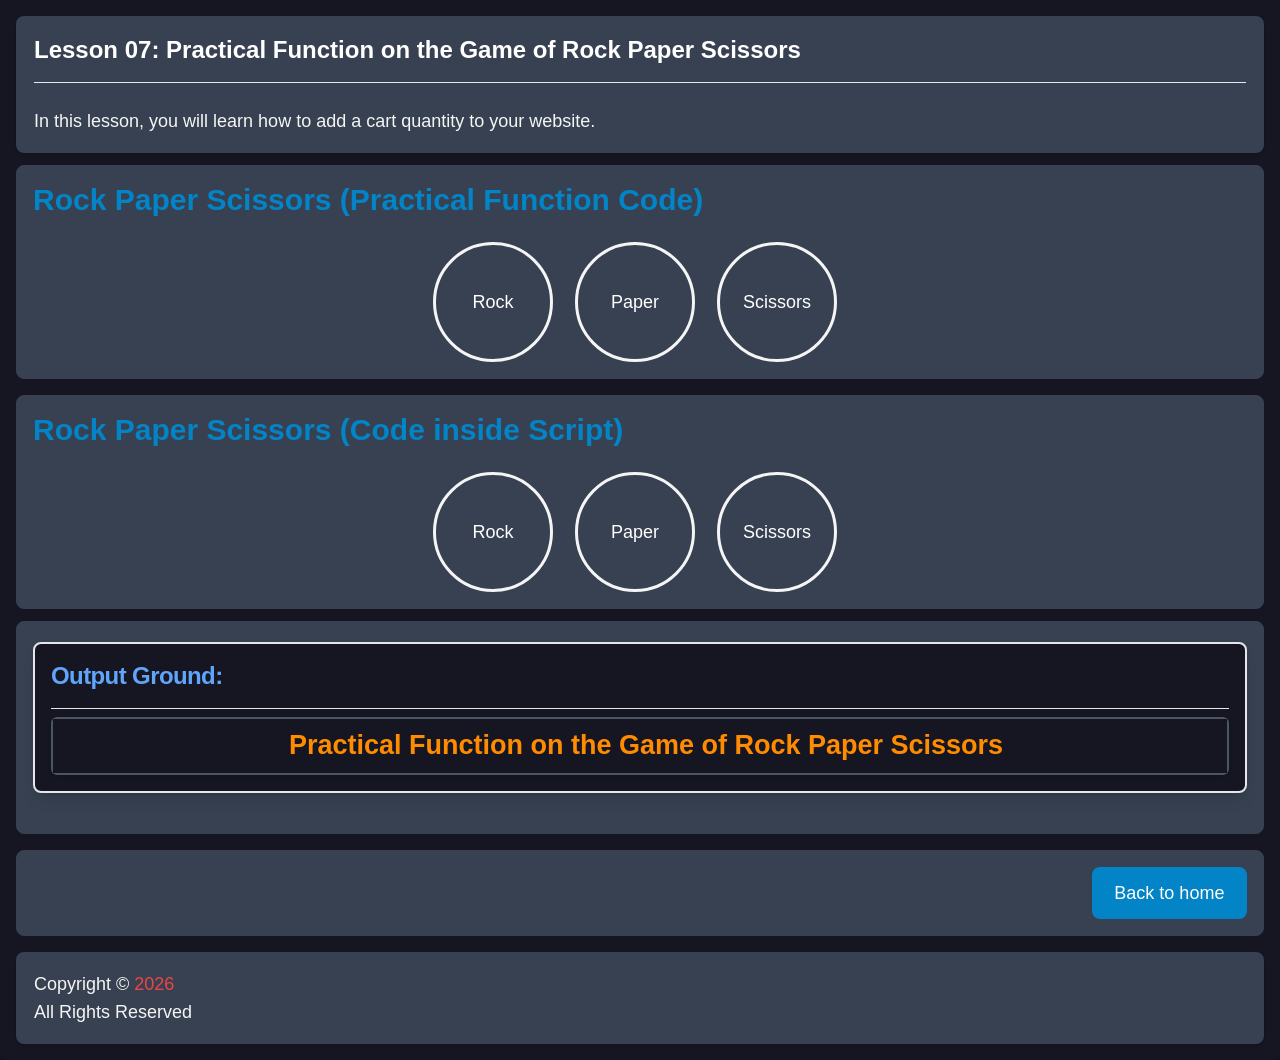
<file: src/rock-paper-scissors.html>
<!doctype html>
<html lang="en" class="scroll-smooth">

<head>
  <meta charset="UTF-8" />
  <meta name="viewport" content="width=device-width, initial-scale=1.0" />
  <title>Rock Paper Scissors</title>
  <link rel="stylesheet" href="/src/style.css" />
</head>

<body
  class="bg-primary max-h-full justify-center items-center h-full sm:h-full md:h-full sm:p-4 md:p-4 p-4 m-auto rounded-lg shadow-lg text-white font-pregular text-lg sm:overflow-scroll md:overflow-scroll overflow-scroll">
  <div id="#app" class="flex flex-col">
    <header>
      <div
        class="h-full max-h-full p-4 rounded-lg shadow border-2 border-gray-700 dark:border-gray-800 bg-gray-700 dark:bg-gray-800">
        <h2 class="text-2xl font-bold">Lesson 07: Practical Function on the Game of Rock Paper Scissors</h2>
        <hr class="my-4" />
        <div class="mt-6">
          <p>
            In this lesson, you will learn how to add a cart quantity to your
            website.
          </p>
        </div>
      </div>
    </header>
    <main>
      <section>
        <div class="bg-gray-700 dark:bg-gray-800 rounded-lg border border-gray-700 mt-3 p-4">
          <h2 class="font-bold text-3xl text-sky-600">Rock Paper Scissors (Practical Function Code)</h2>
          <!-- <hr class="my-4" /> -->
          <div
            class="mt-6 lg:flex lg:flex-row justify-center items-center gap-3 sm:flex-col lg:space-y-0 md:flex-col space-y-3">
            <!-- When the User click on Rock buttons -->
            <button class="circle-button rounded-full text-white" onclick="
              playGame('rock');
            ">Rock</button>
            <!--When the User click on Paper buttons -->
            <button class="circle-button rounded-full text-white" onclick="
              playGame('paper');
            ">Paper</button>
            <!--When the User click on Scissors buttons -->
            <button class="circle-button rounded-full text-white" onclick="
              playGame('scissors');
            ">Scissors</button>
          </div>
          <!-- <hr class="my-4" /> -->
        </div>
      </section>
      <section class="mt-4">
        <div class="bg-gray-700 dark:bg-gray-800 rounded-lg border border-gray-700 mt-3 p-4">
          <h2 class="font-bold text-3xl text-sky-600">Rock Paper Scissors (Code inside Script)</h2>
          <!-- <hr class="my-4" /> -->
          <div
            class="mt-6 lg:flex lg:flex-row justify-center items-center gap-3 sm:flex-col lg:space-y-0 md:flex-col space-y-3">
            <!-- When the User click on Rock buttons -->
            <button class="circle-button rounded-full text-white" onclick="playRock()">Rock</button>
            <!--When the User click on Paper buttons -->
            <button class="circle-button rounded-full text-white" onclick="playPaper()">Paper</button>
            <!--When the User click on Scissors buttons -->
            <button class="circle-button rounded-full text-white" onclick="playScissors()">Scissors</button>
          </div>
          <!-- <hr class="my-4" /> -->
        </div>
      </section>
      <section>
        <div class="bg-gray-700 dark:bg-gray-800 rounded-lg border border-gray-700 mt-3 p-4">
          <!--  <h2 class="font-bold">Exercise 6k, and 6l</h2> -->
          <div class="flex justify-center items-center">
            <section
              class="bg-primary w-full h-full p-4 m-auto rounded-lg shadow-lg border-2 border-gray-200 text-white font-pregular text-lg mt-1 mb-6 dark:border-gray-700 dark:bg-gray-800">
              <h2 class="text-2xl font-bold tracking-tight text-blue-400">
                Output Ground:
              </h2>
              <hr class="mt-4 line-clamp-1" />
              <div id="log" class="flex flex-col justify-between border-2 border-gray-600 mt-2 rounded-lg sm:rounded-sm md:rounded-md shadow indent-3 leading-normal object-cover w-full m-auto font-normal
                                            text-gray-700 dark:text-gray-400">
                <h3 id="title">
                </h3>
              </div>
            </section>
          </div>
        </div>
      </section>
      <section class="mt-4">
        <div class="bg-gray-700 dark:bg-gray-800 rounded-lg border border-gray-700 p-4">
          <div class="flex flex-row justify-end items-end">
            <button class="back-to-home-button text-white font-pblack bg-sky-600" title="Back to home"
              onclick="window.location.href = `${window.location.origin}/index.html`">
              Back to home
            </button>
          </div>
        </div>
      </section>
    </main>
    <footer>
      <div
        class="p-4 flex flex-col items-start justify-start mt-4 rounded-lg shadow border-2 border-gray-700 dark:border-gray-800 bg-gray-700 dark:bg-gray-800">
        <p class="font-bold hidden">Footer</p>
        <p class="text-right">
          Copyright &copy; <span class="text-red-500" id="year"></span>
        </p>
        <p class="text-right">All Rights Reserved</p>
      </div>
    </footer>
  </div>
  <script>
    const originalLog = console.log;

    // Display Title for the log messages in the console and style them
    const title = 'Practical Function on the Game of Rock Paper Scissors';
    const titleElement = document.createElement('h1');
    titleElement.style =
      'background-color: #161622; font-size: 1.5em; font-weight: bold; color: darkorange; text-align: center; padding: 5px; height: 2em; justify-content: center; align-items: center; display: flex;';
    document.getElementById('title').appendChild(titleElement);
    titleElement.textContent = title;
    // Override the console.log function
    console.log = (...messages) => {
      // Call the original console.log function to keep the log in the console
      originalLog.apply(console, messages);

      // Convert messages to a string and append them to the div
      const logDiv = document.getElementById('log');
      if (logDiv) {
        messages.forEach((message) => {
          const messageElement = document.createElement('div');
          // Style the log messages
          const style =
            'background-color: #161622; color: whitesmoke; font-weight: normal; font-style: normal; font-size: 1em; text-align: left; padding: 5px; margin: 1px; border-radius: 5px;';
          messageElement.style = style;
          messageElement.textContent = message.toString();
          logDiv.appendChild(messageElement);
        });
      }
    };
    /* /////////////////////////////////////////////// */
    // Footer year
    const year = document.getElementById('year');
    const currentYear = new Date().getFullYear();
    year.setAttribute('daretime', currentYear.toString());
    year.setAttribute('datetime', currentYear.toString());
    year.textContent = currentYear.toString();
    /* /////////////////////////////////////////////////// */


    // Assign the global variables    
    // let computerMove = '';
    // let result = '';

    // Create a function to play the game
    function playGame(playerMove) {

      const computerMove = pickComputerMove(); // Block-scoped variable when we declare it with const

      let result = ''; // Block-scoped variable when we declare it with let
      if (playerMove === 'rock') {
        if (computerMove === 'rock') {
          result = '😲 Tie.';
        } else if (computerMove === 'paper') {
          result = '😢 You lose.';
        } else if (computerMove === 'scissors') {
          result = '🎉 You win.';
        }
      } else if (playerMove === 'paper') {
        if (computerMove === 'rock') {
          result = '🎉 You win.';
        } else if (computerMove === 'paper') {
          result = '😲 Tie.';
        } else if (computerMove === 'scissors') {
          result = '😢 You lose.';
        }
      } else if (playerMove === 'scissors') {
        if (computerMove === 'rock') {
          result = '😢 You lose.';
        } else if (computerMove === 'paper') {
          result = '🎉 You win.';
        } else if (computerMove === 'scissors') {
          result = '😲 Tie.';
        }
      }

      alert(`You picked ${playerMove}. Computer picked ${computerMove}. ${result}`);
      console.log(`You picked ${playerMove}. Computer picked ${computerMove}. ${result}`);
    }

    // Create a function for computer move
    function pickComputerMove() {
      const randomNumber = Math.random();

      let computerMove = ''; // Block-scoped variable when we declare it with let

      if (randomNumber >= 0 && randomNumber < 1 / 3) {
        computerMove = 'rock';
      } else if (randomNumber >= 1 / 3 && randomNumber < 2 / 3) {
        computerMove = 'paper';
      } else if (randomNumber >= 2 / 3 && randomNumber < 1) {
        computerMove = 'scissors';
      }

      return computerMove; // return a value from the function
    }

    // Function to play the rock paper scissors game
    function playRock() {
      const randomNumber = Math.random();

      if (randomNumber >= 0 && randomNumber < 1 / 3) {
        computerMove = 'rock';
      } else if (randomNumber >= 1 / 3 && randomNumber < 2 / 3) {
        computerMove = 'paper';
      } else if (randomNumber >= 2 / 3 && randomNumber < 1) {
        computerMove = 'scissors';
      }

      if (computerMove === 'rock') {
        result = '😲 Tie.';
      } else if (computerMove === 'paper') {
        result = '😢 You lose.';
      } else if (computerMove === 'scissors') {
        result = '🎉 You win.';
      }

      alert(`You picked rock. Computer picked ${computerMove}. ${result}`);
      console.log(`You picked rock. Computer picked ${computerMove}. ${result}`);
    }

    // Function to play the rock paper scissors game
    function playPaper() {
      const randomNumber = Math.random();

      if (randomNumber >= 0 && randomNumber < 1 / 3) {
        computerMove = 'rock';
      } else if (randomNumber >= 1 / 3 && randomNumber < 2 / 3) {
        computerMove = 'paper';
      } else if (randomNumber >= 2 / 3 && randomNumber < 1) {
        computerMove = 'scissors';
      }

      if (computerMove === 'rock') {
        result = '🎉 You win.';
      } else if (computerMove === 'paper') {
        result = '😲 Tie.';
      } else if (computerMove === 'scissors') {
        result = '😢 You lose.';
      }

      alert(`You picked paper. Computer picked ${computerMove}. ${result}`);
      console.log(`You picked paper. Computer picked ${computerMove}. ${result}`);
    }

    // Function to play the rock paper scissors game
    function playScissors() {
      const randomNumber = Math.random();

      if (randomNumber >= 0 && randomNumber < 1 / 3) {
        computerMove = 'rock';
      } else if (randomNumber >= 1 / 3 && randomNumber < 2 / 3) {
        computerMove = 'paper';
      } else if (randomNumber >= 2 / 3 && randomNumber < 1) {
        computerMove = 'scissors';
      }

      if (computerMove === 'rock') {
        result = '😢 You lose.';
      } else if (computerMove === 'paper') {
        result = '🎉 You win.';
      } else if (computerMove === 'scissors') {
        result = '😲 Tie.';
      }

      alert(`You picked scissors. Computer picked ${computerMove}. ${result}`);
      console.log(`You picked scissors. Computer picked ${computerMove}. ${result}`);
    }

  </script>
</body>

</html>
</file>
<file: src/style.css>
/*
! tailwindcss v3.4.6 | MIT License | https://tailwindcss.com
*/

/*
1. Prevent padding and border from affecting element width. (https://github.com/mozdevs/cssremedy/issues/4)
2. Allow adding a border to an element by just adding a border-width. (https://github.com/tailwindcss/tailwindcss/pull/116)
*/

*,
::before,
::after {
  box-sizing: border-box;
  /* 1 */
  border-width: 0;
  /* 2 */
  border-style: solid;
  /* 2 */
  border-color: #e5e7eb;
  /* 2 */
}

::before,
::after {
  --tw-content: '';
}

/*
1. Use a consistent sensible line-height in all browsers.
2. Prevent adjustments of font size after orientation changes in iOS.
3. Use a more readable tab size.
4. Use the user's configured `sans` font-family by default.
5. Use the user's configured `sans` font-feature-settings by default.
6. Use the user's configured `sans` font-variation-settings by default.
7. Disable tap highlights on iOS
*/

html,
:host {
  line-height: 1.5;
  /* 1 */
  -webkit-text-size-adjust: 100%;
  /* 2 */
  -moz-tab-size: 4;
  /* 3 */
  -o-tab-size: 4;
     tab-size: 4;
  /* 3 */
  font-family: Poppins, sans-serif;
  /* 4 */
  font-feature-settings: normal;
  /* 5 */
  font-variation-settings: normal;
  /* 6 */
  -webkit-tap-highlight-color: transparent;
  /* 7 */
}

/*
1. Remove the margin in all browsers.
2. Inherit line-height from `html` so users can set them as a class directly on the `html` element.
*/

body {
  margin: 0;
  /* 1 */
  line-height: inherit;
  /* 2 */
}

/*
1. Add the correct height in Firefox.
2. Correct the inheritance of border color in Firefox. (https://bugzilla.mozilla.org/show_bug.cgi?id=190655)
3. Ensure horizontal rules are visible by default.
*/

hr {
  height: 0;
  /* 1 */
  color: inherit;
  /* 2 */
  border-top-width: 1px;
  /* 3 */
}

/*
Add the correct text decoration in Chrome, Edge, and Safari.
*/

abbr:where([title]) {
  -webkit-text-decoration: underline dotted;
          text-decoration: underline dotted;
}

/*
Remove the default font size and weight for headings.
*/

h1,
h2,
h3,
h4,
h5,
h6 {
  font-size: inherit;
  font-weight: inherit;
}

/*
Reset links to optimize for opt-in styling instead of opt-out.
*/

a {
  color: inherit;
  text-decoration: inherit;
}

/*
Add the correct font weight in Edge and Safari.
*/

b,
strong {
  font-weight: bolder;
}

/*
1. Use the user's configured `mono` font-family by default.
2. Use the user's configured `mono` font-feature-settings by default.
3. Use the user's configured `mono` font-variation-settings by default.
4. Correct the odd `em` font sizing in all browsers.
*/

code,
kbd,
samp,
pre {
  font-family: ui-monospace, SFMono-Regular, Menlo, Monaco, Consolas, "Liberation Mono", "Courier New", monospace;
  /* 1 */
  font-feature-settings: normal;
  /* 2 */
  font-variation-settings: normal;
  /* 3 */
  font-size: 1em;
  /* 4 */
}

/*
Add the correct font size in all browsers.
*/

small {
  font-size: 80%;
}

/*
Prevent `sub` and `sup` elements from affecting the line height in all browsers.
*/

sub,
sup {
  font-size: 75%;
  line-height: 0;
  position: relative;
  vertical-align: baseline;
}

sub {
  bottom: -0.25em;
}

sup {
  top: -0.5em;
}

/*
1. Remove text indentation from table contents in Chrome and Safari. (https://bugs.chromium.org/p/chromium/issues/detail?id=999088, https://bugs.webkit.org/show_bug.cgi?id=201297)
2. Correct table border color inheritance in all Chrome and Safari. (https://bugs.chromium.org/p/chromium/issues/detail?id=935729, https://bugs.webkit.org/show_bug.cgi?id=195016)
3. Remove gaps between table borders by default.
*/

table {
  text-indent: 0;
  /* 1 */
  border-color: inherit;
  /* 2 */
  border-collapse: collapse;
  /* 3 */
}

/*
1. Change the font styles in all browsers.
2. Remove the margin in Firefox and Safari.
3. Remove default padding in all browsers.
*/

button,
input,
optgroup,
select,
textarea {
  font-family: inherit;
  /* 1 */
  font-feature-settings: inherit;
  /* 1 */
  font-variation-settings: inherit;
  /* 1 */
  font-size: 100%;
  /* 1 */
  font-weight: inherit;
  /* 1 */
  line-height: inherit;
  /* 1 */
  letter-spacing: inherit;
  /* 1 */
  color: inherit;
  /* 1 */
  margin: 0;
  /* 2 */
  padding: 0;
  /* 3 */
}

/*
Remove the inheritance of text transform in Edge and Firefox.
*/

button,
select {
  text-transform: none;
}

/*
1. Correct the inability to style clickable types in iOS and Safari.
2. Remove default button styles.
*/

button,
input:where([type='button']),
input:where([type='reset']),
input:where([type='submit']) {
  -webkit-appearance: button;
  /* 1 */
  background-color: transparent;
  /* 2 */
  background-image: none;
  /* 2 */
}

/*
Use the modern Firefox focus style for all focusable elements.
*/

:-moz-focusring {
  outline: auto;
}

/*
Remove the additional `:invalid` styles in Firefox. (https://github.com/mozilla/gecko-dev/blob/2f9eacd9d3d995c937b4251a5557d95d494c9be1/layout/style/res/forms.css#L728-L737)
*/

:-moz-ui-invalid {
  box-shadow: none;
}

/*
Add the correct vertical alignment in Chrome and Firefox.
*/

progress {
  vertical-align: baseline;
}

/*
Correct the cursor style of increment and decrement buttons in Safari.
*/

::-webkit-inner-spin-button,
::-webkit-outer-spin-button {
  height: auto;
}

/*
1. Correct the odd appearance in Chrome and Safari.
2. Correct the outline style in Safari.
*/

[type='search'] {
  -webkit-appearance: textfield;
  /* 1 */
  outline-offset: -2px;
  /* 2 */
}

/*
Remove the inner padding in Chrome and Safari on macOS.
*/

::-webkit-search-decoration {
  -webkit-appearance: none;
}

/*
1. Correct the inability to style clickable types in iOS and Safari.
2. Change font properties to `inherit` in Safari.
*/

::-webkit-file-upload-button {
  -webkit-appearance: button;
  /* 1 */
  font: inherit;
  /* 2 */
}

/*
Add the correct display in Chrome and Safari.
*/

summary {
  display: list-item;
}

/*
Removes the default spacing and border for appropriate elements.
*/

blockquote,
dl,
dd,
h1,
h2,
h3,
h4,
h5,
h6,
hr,
figure,
p,
pre {
  margin: 0;
}

fieldset {
  margin: 0;
  padding: 0;
}

legend {
  padding: 0;
}

ol,
ul,
menu {
  list-style: none;
  margin: 0;
  padding: 0;
}

/*
Reset default styling for dialogs.
*/

dialog {
  padding: 0;
}

/*
Prevent resizing textareas horizontally by default.
*/

textarea {
  resize: vertical;
}

/*
1. Reset the default placeholder opacity in Firefox. (https://github.com/tailwindlabs/tailwindcss/issues/3300)
2. Set the default placeholder color to the user's configured gray 400 color.
*/

input::-moz-placeholder, textarea::-moz-placeholder {
  opacity: 1;
  /* 1 */
  color: #9ca3af;
  /* 2 */
}

input::placeholder,
textarea::placeholder {
  opacity: 1;
  /* 1 */
  color: #9ca3af;
  /* 2 */
}

/*
Set the default cursor for buttons.
*/

button,
[role="button"] {
  cursor: pointer;
}

/*
Make sure disabled buttons don't get the pointer cursor.
*/

:disabled {
  cursor: default;
}

/*
1. Make replaced elements `display: block` by default. (https://github.com/mozdevs/cssremedy/issues/14)
2. Add `vertical-align: middle` to align replaced elements more sensibly by default. (https://github.com/jensimmons/cssremedy/issues/14#issuecomment-634934210)
   This can trigger a poorly considered lint error in some tools but is included by design.
*/

img,
svg,
video,
canvas,
audio,
iframe,
embed,
object {
  display: block;
  /* 1 */
  vertical-align: middle;
  /* 2 */
}

/*
Constrain images and videos to the parent width and preserve their intrinsic aspect ratio. (https://github.com/mozdevs/cssremedy/issues/14)
*/

img,
video {
  max-width: 100%;
  height: auto;
}

/* Make elements with the HTML hidden attribute stay hidden by default */

[hidden] {
  display: none;
}

*, ::before, ::after {
  --tw-border-spacing-x: 0;
  --tw-border-spacing-y: 0;
  --tw-translate-x: 0;
  --tw-translate-y: 0;
  --tw-rotate: 0;
  --tw-skew-x: 0;
  --tw-skew-y: 0;
  --tw-scale-x: 1;
  --tw-scale-y: 1;
  --tw-pan-x:  ;
  --tw-pan-y:  ;
  --tw-pinch-zoom:  ;
  --tw-scroll-snap-strictness: proximity;
  --tw-gradient-from-position:  ;
  --tw-gradient-via-position:  ;
  --tw-gradient-to-position:  ;
  --tw-ordinal:  ;
  --tw-slashed-zero:  ;
  --tw-numeric-figure:  ;
  --tw-numeric-spacing:  ;
  --tw-numeric-fraction:  ;
  --tw-ring-inset:  ;
  --tw-ring-offset-width: 0px;
  --tw-ring-offset-color: #fff;
  --tw-ring-color: rgb(59 130 246 / 0.5);
  --tw-ring-offset-shadow: 0 0 #0000;
  --tw-ring-shadow: 0 0 #0000;
  --tw-shadow: 0 0 #0000;
  --tw-shadow-colored: 0 0 #0000;
  --tw-blur:  ;
  --tw-brightness:  ;
  --tw-contrast:  ;
  --tw-grayscale:  ;
  --tw-hue-rotate:  ;
  --tw-invert:  ;
  --tw-saturate:  ;
  --tw-sepia:  ;
  --tw-drop-shadow:  ;
  --tw-backdrop-blur:  ;
  --tw-backdrop-brightness:  ;
  --tw-backdrop-contrast:  ;
  --tw-backdrop-grayscale:  ;
  --tw-backdrop-hue-rotate:  ;
  --tw-backdrop-invert:  ;
  --tw-backdrop-opacity:  ;
  --tw-backdrop-saturate:  ;
  --tw-backdrop-sepia:  ;
  --tw-contain-size:  ;
  --tw-contain-layout:  ;
  --tw-contain-paint:  ;
  --tw-contain-style:  ;
}

::backdrop {
  --tw-border-spacing-x: 0;
  --tw-border-spacing-y: 0;
  --tw-translate-x: 0;
  --tw-translate-y: 0;
  --tw-rotate: 0;
  --tw-skew-x: 0;
  --tw-skew-y: 0;
  --tw-scale-x: 1;
  --tw-scale-y: 1;
  --tw-pan-x:  ;
  --tw-pan-y:  ;
  --tw-pinch-zoom:  ;
  --tw-scroll-snap-strictness: proximity;
  --tw-gradient-from-position:  ;
  --tw-gradient-via-position:  ;
  --tw-gradient-to-position:  ;
  --tw-ordinal:  ;
  --tw-slashed-zero:  ;
  --tw-numeric-figure:  ;
  --tw-numeric-spacing:  ;
  --tw-numeric-fraction:  ;
  --tw-ring-inset:  ;
  --tw-ring-offset-width: 0px;
  --tw-ring-offset-color: #fff;
  --tw-ring-color: rgb(59 130 246 / 0.5);
  --tw-ring-offset-shadow: 0 0 #0000;
  --tw-ring-shadow: 0 0 #0000;
  --tw-shadow: 0 0 #0000;
  --tw-shadow-colored: 0 0 #0000;
  --tw-blur:  ;
  --tw-brightness:  ;
  --tw-contrast:  ;
  --tw-grayscale:  ;
  --tw-hue-rotate:  ;
  --tw-invert:  ;
  --tw-saturate:  ;
  --tw-sepia:  ;
  --tw-drop-shadow:  ;
  --tw-backdrop-blur:  ;
  --tw-backdrop-brightness:  ;
  --tw-backdrop-contrast:  ;
  --tw-backdrop-grayscale:  ;
  --tw-backdrop-hue-rotate:  ;
  --tw-backdrop-invert:  ;
  --tw-backdrop-opacity:  ;
  --tw-backdrop-saturate:  ;
  --tw-backdrop-sepia:  ;
  --tw-contain-size:  ;
  --tw-contain-layout:  ;
  --tw-contain-paint:  ;
  --tw-contain-style:  ;
}

.m-auto {
  margin: auto;
}

.my-4 {
  margin-top: 1rem;
  margin-bottom: 1rem;
}

.mb-2 {
  margin-bottom: 0.5rem;
}

.mb-3 {
  margin-bottom: 0.75rem;
}

.mb-4 {
  margin-bottom: 1rem;
}

.mb-6 {
  margin-bottom: 1.5rem;
}

.ml-3 {
  margin-left: 0.75rem;
}

.ml-4 {
  margin-left: 1rem;
}

.ml-5 {
  margin-left: 1.25rem;
}

.mr-2 {
  margin-right: 0.5rem;
}

.mr-4 {
  margin-right: 1rem;
}

.mt-1 {
  margin-top: 0.25rem;
}

.mt-2 {
  margin-top: 0.5rem;
}

.mt-3 {
  margin-top: 0.75rem;
}

.mt-4 {
  margin-top: 1rem;
}

.mt-6 {
  margin-top: 1.5rem;
}

.line-clamp-1 {
  overflow: hidden;
  display: -webkit-box;
  -webkit-box-orient: vertical;
  -webkit-line-clamp: 1;
}

.block {
  display: block;
}

.flex {
  display: flex;
}

.hidden {
  display: none;
}

.h-6 {
  height: 1.5rem;
}

.h-full {
  height: 100%;
}

.max-h-full {
  max-height: 100%;
}

.w-6 {
  width: 1.5rem;
}

.w-96 {
  width: 24rem;
}

.w-auto {
  width: auto;
}

.w-full {
  width: 100%;
}

.flex-none {
  flex: none;
}

.list-outside {
  list-style-position: outside;
}

.list-none {
  list-style-type: none;
}

.flex-row {
  flex-direction: row;
}

.flex-col {
  flex-direction: column;
}

.content-center {
  align-content: center;
}

.items-start {
  align-items: flex-start;
}

.items-end {
  align-items: flex-end;
}

.items-center {
  align-items: center;
}

.justify-start {
  justify-content: flex-start;
}

.justify-end {
  justify-content: flex-end;
}

.justify-center {
  justify-content: center;
}

.justify-between {
  justify-content: space-between;
}

.gap-3 {
  gap: 0.75rem;
}

.space-y-3 > :not([hidden]) ~ :not([hidden]) {
  --tw-space-y-reverse: 0;
  margin-top: calc(0.75rem * calc(1 - var(--tw-space-y-reverse)));
  margin-bottom: calc(0.75rem * var(--tw-space-y-reverse));
}

.overflow-hidden {
  overflow: hidden;
}

.overflow-scroll {
  overflow: scroll;
}

.scroll-smooth {
  scroll-behavior: smooth;
}

.rounded {
  border-radius: 0.25rem;
}

.rounded-full {
  border-radius: 9999px;
}

.rounded-lg {
  border-radius: 0.5rem;
}

.border {
  border-width: 1px;
}

.border-2 {
  border-width: 2px;
}

.border-gray-200 {
  --tw-border-opacity: 1;
  border-color: rgb(229 231 235 / var(--tw-border-opacity));
}

.border-gray-400 {
  --tw-border-opacity: 1;
  border-color: rgb(156 163 175 / var(--tw-border-opacity));
}

.border-gray-500 {
  --tw-border-opacity: 1;
  border-color: rgb(107 114 128 / var(--tw-border-opacity));
}

.border-gray-600 {
  --tw-border-opacity: 1;
  border-color: rgb(75 85 99 / var(--tw-border-opacity));
}

.border-gray-700 {
  --tw-border-opacity: 1;
  border-color: rgb(55 65 81 / var(--tw-border-opacity));
}

.border-gray-800 {
  --tw-border-opacity: 1;
  border-color: rgb(31 41 55 / var(--tw-border-opacity));
}

.bg-blue-600 {
  --tw-bg-opacity: 1;
  background-color: rgb(37 99 235 / var(--tw-bg-opacity));
}

.bg-gray-700 {
  --tw-bg-opacity: 1;
  background-color: rgb(55 65 81 / var(--tw-bg-opacity));
}

.bg-gray-800 {
  --tw-bg-opacity: 1;
  background-color: rgb(31 41 55 / var(--tw-bg-opacity));
}

.bg-green-500 {
  --tw-bg-opacity: 1;
  background-color: rgb(34 197 94 / var(--tw-bg-opacity));
}

.bg-green-600 {
  --tw-bg-opacity: 1;
  background-color: rgb(22 163 74 / var(--tw-bg-opacity));
}

.bg-indigo-800 {
  --tw-bg-opacity: 1;
  background-color: rgb(55 48 163 / var(--tw-bg-opacity));
}

.bg-orange-500 {
  --tw-bg-opacity: 1;
  background-color: rgb(249 115 22 / var(--tw-bg-opacity));
}

.bg-primary {
  --tw-bg-opacity: 1;
  background-color: rgb(22 22 34 / var(--tw-bg-opacity));
}

.bg-purple-500 {
  --tw-bg-opacity: 1;
  background-color: rgb(168 85 247 / var(--tw-bg-opacity));
}

.bg-red-500 {
  --tw-bg-opacity: 1;
  background-color: rgb(239 68 68 / var(--tw-bg-opacity));
}

.bg-sky-500 {
  --tw-bg-opacity: 1;
  background-color: rgb(14 165 233 / var(--tw-bg-opacity));
}

.bg-sky-600 {
  --tw-bg-opacity: 1;
  background-color: rgb(2 132 199 / var(--tw-bg-opacity));
}

.bg-yellow-400 {
  --tw-bg-opacity: 1;
  background-color: rgb(250 204 21 / var(--tw-bg-opacity));
}

.bg-yellow-500 {
  --tw-bg-opacity: 1;
  background-color: rgb(234 179 8 / var(--tw-bg-opacity));
}

.bg-danger {
  --tw-bg-opacity: 1;
  background-color: rgb(255 0 0 / var(--tw-bg-opacity));
}

.from-100\% {
  --tw-gradient-from-position: 100%;
}

.fill-orange-100 {
  fill: #ffedd5;
}

.stroke-orange-500 {
  stroke: #f97316;
}

.stroke-2 {
  stroke-width: 2;
}

.object-cover {
  -o-object-fit: cover;
     object-fit: cover;
}

.p-4 {
  padding: 1rem;
}

.text-left {
  text-align: left;
}

.text-center {
  text-align: center;
}

.text-right {
  text-align: right;
}

.indent-1 {
  text-indent: 0.25rem;
}

.indent-3 {
  text-indent: 0.75rem;
}

.font-pblack {
  font-family: Poppins-Black, sans-serif;
}

.font-pbold {
  font-family: Poppins-Bold, sans-serif;
}

.font-pregular {
  font-family: Poppins-Regular, sans-serif;
}

.text-2xl {
  font-size: 1.5rem;
  line-height: 2rem;
}

.text-3xl {
  font-size: 1.875rem;
  line-height: 2.25rem;
}

.text-lg {
  font-size: 1.125rem;
  line-height: 1.75rem;
}

.font-bold {
  font-weight: 700;
}

.font-normal {
  font-weight: 400;
}

.leading-normal {
  line-height: 1.5;
}

.tracking-tight {
  letter-spacing: -0.025em;
}

.text-black {
  --tw-text-opacity: 1;
  color: rgb(0 0 0 / var(--tw-text-opacity));
}

.text-blue-400 {
  --tw-text-opacity: 1;
  color: rgb(96 165 250 / var(--tw-text-opacity));
}

.text-danger {
  --tw-text-opacity: 1;
  color: rgb(255 0 0 / var(--tw-text-opacity));
}

.text-gray-700 {
  --tw-text-opacity: 1;
  color: rgb(55 65 81 / var(--tw-text-opacity));
}

.text-red-500 {
  --tw-text-opacity: 1;
  color: rgb(239 68 68 / var(--tw-text-opacity));
}

.text-red-600 {
  --tw-text-opacity: 1;
  color: rgb(220 38 38 / var(--tw-text-opacity));
}

.text-sky-600 {
  --tw-text-opacity: 1;
  color: rgb(2 132 199 / var(--tw-text-opacity));
}

.text-white {
  --tw-text-opacity: 1;
  color: rgb(255 255 255 / var(--tw-text-opacity));
}

.shadow {
  --tw-shadow: 0 1px 3px 0 rgb(0 0 0 / 0.1), 0 1px 2px -1px rgb(0 0 0 / 0.1);
  --tw-shadow-colored: 0 1px 3px 0 var(--tw-shadow-color), 0 1px 2px -1px var(--tw-shadow-color);
  box-shadow: var(--tw-ring-offset-shadow, 0 0 #0000), var(--tw-ring-shadow, 0 0 #0000), var(--tw-shadow);
}

.shadow-lg {
  --tw-shadow: 0 10px 15px -3px rgb(0 0 0 / 0.1), 0 4px 6px -4px rgb(0 0 0 / 0.1);
  --tw-shadow-colored: 0 10px 15px -3px var(--tw-shadow-color), 0 4px 6px -4px var(--tw-shadow-color);
  box-shadow: var(--tw-ring-offset-shadow, 0 0 #0000), var(--tw-ring-shadow, 0 0 #0000), var(--tw-shadow);
}

:root {
  font-family: Inter, system-ui, Avenir, Helvetica, Arial, sans-serif;
  line-height: 1.5;
  font-weight: 400;
  color-scheme: light dark;
  color: rgba(255, 255, 255, 0.87);
  background-color: #161622;
  font-synthesis: none;
  text-rendering: optimizeLegibility;
  -webkit-font-smoothing: antialiased;
  -moz-osx-font-smoothing: grayscale;
}

a {
  font-weight: 500;
  color: #646cff;
  text-decoration: inherit;
}

a:hover {
  color: #535bf2;
}

h1 {
  font-size: 3.2em;
  line-height: 1.1;
}

#app {
  /* max-width: 1280px; */
  margin: 0 auto;
  padding: 2rem;
}

.logo {
  height: 6em;
  padding: 1.5em;
  will-change: filter;
  transition: filter 300ms;
}

.logo:hover {
  filter: drop-shadow(0 0 2em #646cffaa);
}

.logo.vanilla:hover {
  filter: drop-shadow(0 0 2em #f7df1eaa);
}

.card {
  padding: 2em;
}

.read-the-docs {
  color: #888;
}

button {
  border-radius: 8px;
  border: 1px solid transparent;
  padding: 0.6em 1.2em;
  font-size: 1em;
  font-weight: 500;
  font-family: inherit;
  cursor: pointer;
  transition: border-color 0.25s;
}

button:hover {
  border-color: #646cff;
}

button:focus,
button:focus-visible {
  outline: 4px auto -webkit-focus-ring-color;
}

.darkorange-button {
  border-radius: 8px;
  border: 2px solid #161622;
}

.red-button {
  border-radius: 8px;
  border: 2px solid #161622;
}

.yellow-button {
  border-radius: 8px;
  border: 2px solid #161622;
}

.click-button {
  border-radius: 8px;
  border: 2px solid #161622;
  width: 150px;
  max-width: 100%;
}

.add-to-cart-button {
  border-radius: 8px;
  border: 2px solid #161622;
  width: 150px;
  max-width: 100%;
}

.buy-now-button {
  border-radius: 8px;
  border: 2px solid #161622;
  width: 150px;
  max-width: 100%;
}

.cart-qty-button {
  border-radius: 8px;
  border: 2px solid #161622;
  max-width: 100%;
}

.show-qty-button {
  border-radius: 8px;
  border: 2px solid #161622;
  max-width: 100%;
}

.plus-two-button {
  border-radius: 8px;
  border: 2px solid #161622;
  max-width: 100%;
}

.plus-three-button {
  border-radius: 8px;
  border: 2px solid #161622;
  max-width: 100%;
}

.plus-four-button {
  border-radius: 8px;
  border: 2px solid #161622;
  max-width: 100%;
}

.plus-five-button {
  border-radius: 8px;
  border: 2px solid #161622;
  max-width: 100%;
}

.remove--from-cart-button {
  border-radius: 8px;
  border: 2px solid #161622;
  max-width: 100%;
}

.minus-two-button {
  border-radius: 8px;
  border: 2px solid #161622;
  max-width: 100%;
}

.minus-three-button {
  border-radius: 8px;
  border: 2px solid #161622;
  max-width: 100%;
}

.reset-button {
  border-radius: 8px;
  border: 2px solid #161622;
  max-width: 100%;
}

.one-button {
  border-radius: 8px;
  border: 2px solid #161622;
  max-width: 100%;
}

.two-button {
  border-radius: 8px;
  border: 2px solid #161622;
  max-width: 100%;
}

.three-button {
  border-radius: 8px;
  border: 2px solid #161622;
  max-width: 100%;
}

.plus-button {
  border-radius: 8px;
  border: 2px solid #161622;
  max-width: 100%;
}

.minus-button {
  border-radius: 8px;
  border: 2px solid #161622;
  max-width: 100%;
}

.equal-button {
  border-radius: 8px;
  border: 2px solid #161622;
  max-width: 100%;
}

/* Start Rock Paper Scissors */

.title {
  font-size: 30px;
  font-weight: bold;
}

.move-icon {
  height: 50px;
}

.round-calc-button {
  background-color: transparent;
  border-radius: 100%;
  border: 1px solid darkgray;
  width: 78px;
  height: 78px;
  cursor: pointer;
}

.circle-button {
  /* border-radius: 9999px; */
  background-color: transparent;
  border: 3px solid whitesmoke;
  width: 120px;
  height: 120px;
  margin-right: 10px;
  cursor: pointer;
}

.result {
  font-size: 25px;
  font-weight: bold;
  margin-top: 50px;
}

.score {
  margin-top: 60px;
}

.checkmark-list-item {
  list-style-type: none;
  /* Remove default list marker */
  background-image: url('/src/assets/images/green-check-mark.png');
  background-size: 24px 24px;
  /* Adjust size as needed */
  background-repeat: no-repeat;
  padding-left: 40px;
  /* Increased padding to fit the background image and add space */
  background-position: 0 top;
  /* Adjusts the bullet to be vertically centered */
  margin-bottom: 12px;
  /* Adjust padding to fit the background image */
}

.lightgreen-list-item {
  list-style-type: none;
  /* Remove default list marker */
  background-image: url('/src/assets/images/lightgreen-check-mark.png');
  background-size: 22px 22px;
  /* Adjust size as needed */
  background-repeat: no-repeat;
  padding-left: 40px;
  /* Increased padding to fit the background image and add space */
  background-position: 0 top;
  /* Adjusts the bullet to be vertically centered */
  margin-bottom: 12px;
  /* Adjust padding to fit the background image */
}

.roundgreen-list-item {
  list-style-type: none;
  /* Remove default list marker */
  background-image: url('/src/assets/images/roundgreen-check-mark.png');
  background-size: 24px 24px;
  /* Adjust size as needed */
  background-repeat: no-repeat;
  padding-left: 40px;
  /* Increased padding to fit the background image and add space */
  background-position: 0 top;
  /* Adjusts the bullet to be vertically centered */
  margin-bottom: 12px;
  /* Adjust padding to fit the background image */
}

.tickgreen-list-item {
  list-style-type: none;
  /* Remove default list marker */
  background-image: url('/src/assets/images/tickgreen-check-mark.png');
  background-size: 24px 24px;
  /* Adjust size as needed */
  background-repeat: no-repeat;
  padding-left: 40px;
  /* Increased padding to fit the background image and add space */
  background-position: 0 top;
  /* Adjusts the bullet to be vertically centered */
  margin-bottom: 12px;
  /* Adjust padding to fit the background image */
}

.reset-score-button,
.auto-play-button {
  background-color: white;
  border: none;
  font-size: 15px;
  padding: 8px 15px;
  cursor: pointer;
}

/* End Rock Paper Scissors */

/* Cart Layout */

.cat-a-picture {
  width: 250px;
  border-radius: 15px;
}

.cat-b-picture {
  width: 200px;
  height: 200px;
  -o-object-fit: cover;
     object-fit: cover;
  -o-object-position: center;
     object-position: center;
}

.cat-c-picture {
  width: 200px;
  height: 200px;
  border-radius: 100px;
  -o-object-fit: cover;
     object-fit: cover;
  -o-object-position: center;
     object-position: center;
}

input-d {
  font-size: 16px;
  border-width: 1px;
  border-style: solid;
  border-color: rgb(200, 200, 200);
  padding-top: 12px;
  padding-bottom: 12px;
  padding-left: 15px;
  padding-right: 15px;
  border-radius: 8px;
}

input-e {
  font-size: 16px;
  width: 500px;
  border: none;
  padding-top: 12px;
  padding-bottom: 12px;
  padding-left: 15px;
  padding-right: 15px;
  border-radius: 30px;
  box-shadow: 0 1px 5px rgba(0, 0, 0, 0.25);
  margin-top: 20px;
  margin-left: 20px;
}

p {
  font-family: Arial;
  color: whitesmoke;
  /* rgb(100, 100, 100); */
  margin-top: 0;
  margin-bottom: 0;
}

.label {
  font-size: 16px;
  margin-bottom: 10px;
}

.text-box {
  font-size: 16px;
  width: 400px;
  border-width: 2px;
  border-style: solid;
  border-color: rgb(100, 100, 100);
  padding-top: 7px;
  padding-bottom: 7px;
  border-radius: 5px;
  margin-bottom: 20px;
}

.disclaimer {
  font-size: 16px;
  margin-bottom: 20px;
}

.join-button {
  background-color: rgb(10, 102, 194);
  color: white;
  border: none;
  font-size: 20px;
  width: 400px;
  padding-top: 16px;
  padding-bottom: 16px;
  border-radius: 30px;
}

.profile-picture {
  width: 50px;
  height: 50px;
  -o-object-fit: cover;
     object-fit: cover;
  border-radius: 25px;
  vertical-align: middle;
  margin-right: 5px;
}

.text-box {
  font-size: 18px;
  border: none;
  width: 300px;
  vertical-align: middle;
}

.tweet-button {
  background-color: rgb(29, 155, 240);
  color: white;
  border: none;
  padding-top: 8px;
  padding-bottom: 8px;
  padding-left: 16px;
  padding-right: 16px;
  border-radius: 30px;
  font-size: 16px;
  font-weight: bold;
  vertical-align: middle;
}

/* End Cart Layout */

@media (prefers-color-scheme: light) {
  :root {
    color: whitesmoke;
    background-color: #161622;
  }

  a:hover {
    color: #747bff;
  }

  button {
    background-color: #f9f9f9;
  }
}

@media (min-width: 640px) {
  .sm\:h-full {
    height: 100%;
  }

  .sm\:flex-col {
    flex-direction: column;
  }

  .sm\:overflow-scroll {
    overflow: scroll;
  }

  .sm\:rounded-sm {
    border-radius: 0.125rem;
  }

  .sm\:p-4 {
    padding: 1rem;
  }
}

@media (min-width: 768px) {
  .md\:h-full {
    height: 100%;
  }

  .md\:flex-col {
    flex-direction: column;
  }

  .md\:overflow-scroll {
    overflow: scroll;
  }

  .md\:rounded-md {
    border-radius: 0.375rem;
  }

  .md\:p-4 {
    padding: 1rem;
  }
}

@media (min-width: 1024px) {
  .lg\:flex {
    display: flex;
  }

  .lg\:flex-row {
    flex-direction: row;
  }

  .lg\:space-y-0 > :not([hidden]) ~ :not([hidden]) {
    --tw-space-y-reverse: 0;
    margin-top: calc(0px * calc(1 - var(--tw-space-y-reverse)));
    margin-bottom: calc(0px * var(--tw-space-y-reverse));
  }
}

@media (prefers-color-scheme: dark) {
  .dark\:border-gray-600 {
    --tw-border-opacity: 1;
    border-color: rgb(75 85 99 / var(--tw-border-opacity));
  }

  .dark\:border-gray-700 {
    --tw-border-opacity: 1;
    border-color: rgb(55 65 81 / var(--tw-border-opacity));
  }

  .dark\:border-gray-800 {
    --tw-border-opacity: 1;
    border-color: rgb(31 41 55 / var(--tw-border-opacity));
  }

  .dark\:bg-gray-800 {
    --tw-bg-opacity: 1;
    background-color: rgb(31 41 55 / var(--tw-bg-opacity));
  }

  .dark\:bg-gray-900 {
    --tw-bg-opacity: 1;
    background-color: rgb(17 24 39 / var(--tw-bg-opacity));
  }

  .dark\:bg-orange-600 {
    --tw-bg-opacity: 1;
    background-color: rgb(234 88 12 / var(--tw-bg-opacity));
  }

  .dark\:text-gray-400 {
    --tw-text-opacity: 1;
    color: rgb(156 163 175 / var(--tw-text-opacity));
  }
}
</file>
